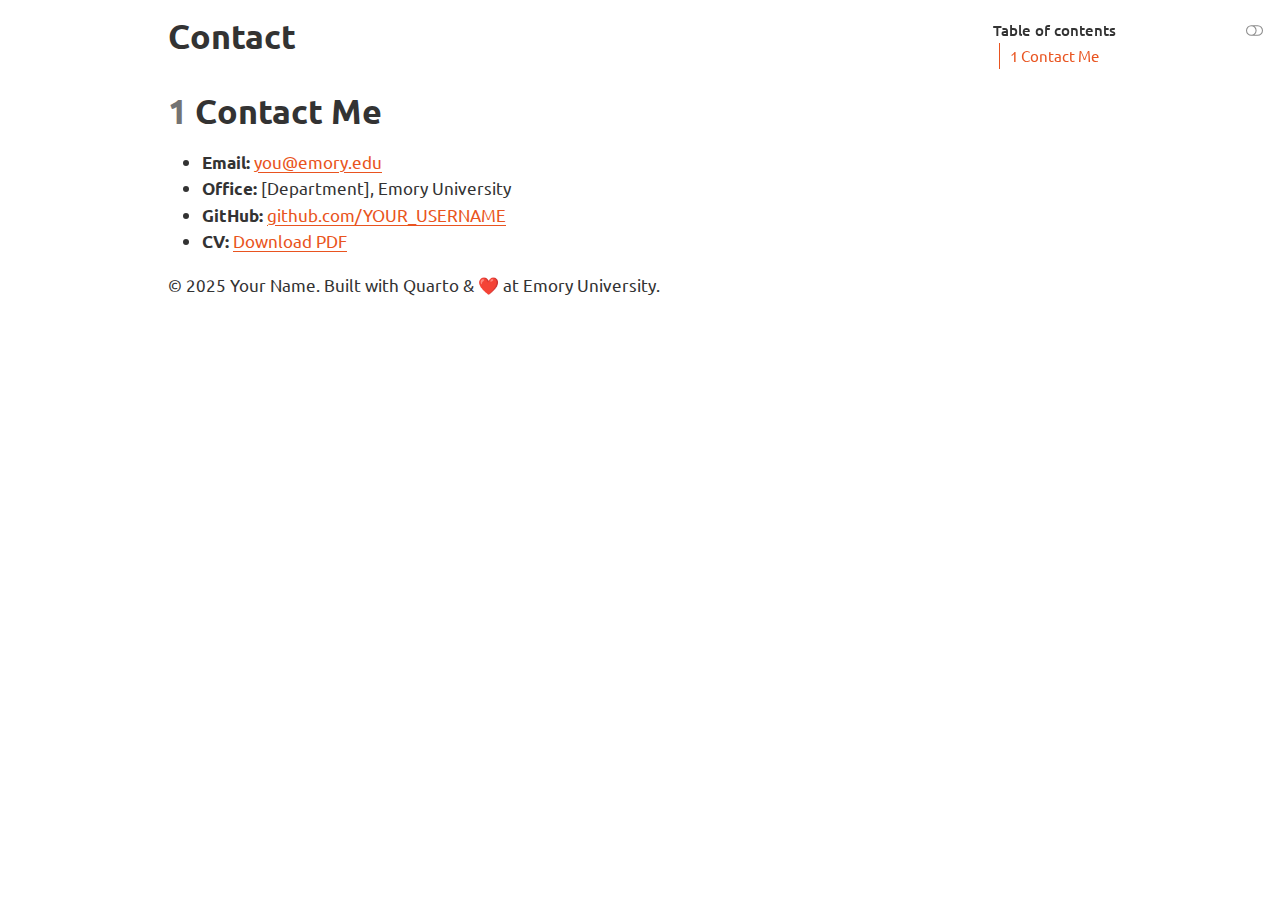
<file: contact.html>
<!DOCTYPE html>
<html xmlns="http://www.w3.org/1999/xhtml" lang="en" xml:lang="en"><head>

<meta charset="utf-8">
<meta name="generator" content="quarto-1.4.545">

<meta name="viewport" content="width=device-width, initial-scale=1.0, user-scalable=yes">


<title>Contact</title>
<style>
code{white-space: pre-wrap;}
span.smallcaps{font-variant: small-caps;}
div.columns{display: flex; gap: min(4vw, 1.5em);}
div.column{flex: auto; overflow-x: auto;}
div.hanging-indent{margin-left: 1.5em; text-indent: -1.5em;}
ul.task-list{list-style: none;}
ul.task-list li input[type="checkbox"] {
  width: 0.8em;
  margin: 0 0.8em 0.2em -1em; /* quarto-specific, see https://github.com/quarto-dev/quarto-cli/issues/4556 */ 
  vertical-align: middle;
}
</style>


<script src="contact_files/libs/clipboard/clipboard.min.js"></script>
<script src="contact_files/libs/quarto-html/quarto.js"></script>
<script src="contact_files/libs/quarto-html/popper.min.js"></script>
<script src="contact_files/libs/quarto-html/tippy.umd.min.js"></script>
<script src="contact_files/libs/quarto-html/anchor.min.js"></script>
<link href="contact_files/libs/quarto-html/tippy.css" rel="stylesheet">
<link href="contact_files/libs/quarto-html/quarto-syntax-highlighting.css" rel="stylesheet" class="quarto-color-scheme" id="quarto-text-highlighting-styles">
<link href="contact_files/libs/quarto-html/quarto-syntax-highlighting-dark.css" rel="prefetch" class="quarto-color-scheme quarto-color-alternate" id="quarto-text-highlighting-styles">
<script src="contact_files/libs/bootstrap/bootstrap.min.js"></script>
<link href="contact_files/libs/bootstrap/bootstrap-icons.css" rel="stylesheet">
<link href="contact_files/libs/bootstrap/bootstrap.min.css" rel="stylesheet" class="quarto-color-scheme" id="quarto-bootstrap" data-mode="light">
<link href="contact_files/libs/bootstrap/bootstrap-dark.min.css" rel="prefetch" class="quarto-color-scheme quarto-color-alternate" id="quarto-bootstrap" data-mode="dark">


<link rel="stylesheet" href="styles.scss">
</head>

<body>

<div id="quarto-content" class="page-columns page-rows-contents page-layout-article">
<div id="quarto-margin-sidebar" class="sidebar margin-sidebar">
  <nav id="TOC" role="doc-toc" class="toc-active">
    <h2 id="toc-title">Table of contents</h2>
   
  <ul class="collapse">
  <li><a href="#contact-me" id="toc-contact-me" class="nav-link active" data-scroll-target="#contact-me"><span class="header-section-number">1</span> Contact Me</a></li>
  </ul>
</nav>
</div>
<main class="content" id="quarto-document-content">

<header id="title-block-header" class="quarto-title-block default">
<div class="quarto-title">
<h1 class="title">Contact</h1>
</div>



<div class="quarto-title-meta">

    
  
    
  </div>
  


</header>


<section id="contact-me" class="level1" data-number="1">
<h1 data-number="1"><span class="header-section-number">1</span> Contact Me</h1>
<ul>
<li><strong>Email:</strong> <a href="mailto:you@emory.edu">you@emory.edu</a><br></li>
<li><strong>Office:</strong> [Department], Emory University<br></li>
<li><strong>GitHub:</strong> <a href="https://github.com/YOUR_USERNAME">github.com/YOUR_USERNAME</a><br></li>
<li><strong>CV:</strong> <a href=".\cv/YourName_CV.pdf">Download PDF</a></li>
</ul>
<footer>
<p>
© 2025 Your Name. Built with Quarto &amp; ❤️ at Emory University.
</p>
</footer>
</section>

</main>
<!-- /main column -->
<script id="quarto-html-after-body" type="application/javascript">
window.document.addEventListener("DOMContentLoaded", function (event) {
  const toggleBodyColorMode = (bsSheetEl) => {
    const mode = bsSheetEl.getAttribute("data-mode");
    const bodyEl = window.document.querySelector("body");
    if (mode === "dark") {
      bodyEl.classList.add("quarto-dark");
      bodyEl.classList.remove("quarto-light");
    } else {
      bodyEl.classList.add("quarto-light");
      bodyEl.classList.remove("quarto-dark");
    }
  }
  const toggleBodyColorPrimary = () => {
    const bsSheetEl = window.document.querySelector("link#quarto-bootstrap");
    if (bsSheetEl) {
      toggleBodyColorMode(bsSheetEl);
    }
  }
  toggleBodyColorPrimary();  
  const disableStylesheet = (stylesheets) => {
    for (let i=0; i < stylesheets.length; i++) {
      const stylesheet = stylesheets[i];
      stylesheet.rel = 'prefetch';
    }
  }
  const enableStylesheet = (stylesheets) => {
    for (let i=0; i < stylesheets.length; i++) {
      const stylesheet = stylesheets[i];
      stylesheet.rel = 'stylesheet';
    }
  }
  const manageTransitions = (selector, allowTransitions) => {
    const els = window.document.querySelectorAll(selector);
    for (let i=0; i < els.length; i++) {
      const el = els[i];
      if (allowTransitions) {
        el.classList.remove('notransition');
      } else {
        el.classList.add('notransition');
      }
    }
  }
  const toggleGiscusIfUsed = (isAlternate, darkModeDefault) => {
    const baseTheme = document.querySelector('#giscus-base-theme')?.value ?? 'light';
    const alternateTheme = document.querySelector('#giscus-alt-theme')?.value ?? 'dark';
    let newTheme = '';
    if(darkModeDefault) {
      newTheme = isAlternate ? baseTheme : alternateTheme;
    } else {
      newTheme = isAlternate ? alternateTheme : baseTheme;
    }
    const changeGiscusTheme = () => {
      // From: https://github.com/giscus/giscus/issues/336
      const sendMessage = (message) => {
        const iframe = document.querySelector('iframe.giscus-frame');
        if (!iframe) return;
        iframe.contentWindow.postMessage({ giscus: message }, 'https://giscus.app');
      }
      sendMessage({
        setConfig: {
          theme: newTheme
        }
      });
    }
    const isGiscussLoaded = window.document.querySelector('iframe.giscus-frame') !== null;
    if (isGiscussLoaded) {
      changeGiscusTheme();
    }
  }
  const toggleColorMode = (alternate) => {
    // Switch the stylesheets
    const alternateStylesheets = window.document.querySelectorAll('link.quarto-color-scheme.quarto-color-alternate');
    manageTransitions('#quarto-margin-sidebar .nav-link', false);
    if (alternate) {
      enableStylesheet(alternateStylesheets);
      for (const sheetNode of alternateStylesheets) {
        if (sheetNode.id === "quarto-bootstrap") {
          toggleBodyColorMode(sheetNode);
        }
      }
    } else {
      disableStylesheet(alternateStylesheets);
      toggleBodyColorPrimary();
    }
    manageTransitions('#quarto-margin-sidebar .nav-link', true);
    // Switch the toggles
    const toggles = window.document.querySelectorAll('.quarto-color-scheme-toggle');
    for (let i=0; i < toggles.length; i++) {
      const toggle = toggles[i];
      if (toggle) {
        if (alternate) {
          toggle.classList.add("alternate");     
        } else {
          toggle.classList.remove("alternate");
        }
      }
    }
    // Hack to workaround the fact that safari doesn't
    // properly recolor the scrollbar when toggling (#1455)
    if (navigator.userAgent.indexOf('Safari') > 0 && navigator.userAgent.indexOf('Chrome') == -1) {
      manageTransitions("body", false);
      window.scrollTo(0, 1);
      setTimeout(() => {
        window.scrollTo(0, 0);
        manageTransitions("body", true);
      }, 40);  
    }
  }
  const isFileUrl = () => { 
    return window.location.protocol === 'file:';
  }
  const hasAlternateSentinel = () => {  
    let styleSentinel = getColorSchemeSentinel();
    if (styleSentinel !== null) {
      return styleSentinel === "alternate";
    } else {
      return false;
    }
  }
  const setStyleSentinel = (alternate) => {
    const value = alternate ? "alternate" : "default";
    if (!isFileUrl()) {
      window.localStorage.setItem("quarto-color-scheme", value);
    } else {
      localAlternateSentinel = value;
    }
  }
  const getColorSchemeSentinel = () => {
    if (!isFileUrl()) {
      const storageValue = window.localStorage.getItem("quarto-color-scheme");
      return storageValue != null ? storageValue : localAlternateSentinel;
    } else {
      return localAlternateSentinel;
    }
  }
  const darkModeDefault = false;
  let localAlternateSentinel = darkModeDefault ? 'alternate' : 'default';
  // Dark / light mode switch
  window.quartoToggleColorScheme = () => {
    // Read the current dark / light value 
    let toAlternate = !hasAlternateSentinel();
    toggleColorMode(toAlternate);
    setStyleSentinel(toAlternate);
    toggleGiscusIfUsed(toAlternate, darkModeDefault);
  };
  // Ensure there is a toggle, if there isn't float one in the top right
  if (window.document.querySelector('.quarto-color-scheme-toggle') === null) {
    const a = window.document.createElement('a');
    a.classList.add('top-right');
    a.classList.add('quarto-color-scheme-toggle');
    a.href = "";
    a.onclick = function() { try { window.quartoToggleColorScheme(); } catch {} return false; };
    const i = window.document.createElement("i");
    i.classList.add('bi');
    a.appendChild(i);
    window.document.body.appendChild(a);
  }
  // Switch to dark mode if need be
  if (hasAlternateSentinel()) {
    toggleColorMode(true);
  } else {
    toggleColorMode(false);
  }
  const icon = "";
  const anchorJS = new window.AnchorJS();
  anchorJS.options = {
    placement: 'right',
    icon: icon
  };
  anchorJS.add('.anchored');
  const isCodeAnnotation = (el) => {
    for (const clz of el.classList) {
      if (clz.startsWith('code-annotation-')) {                     
        return true;
      }
    }
    return false;
  }
  const clipboard = new window.ClipboardJS('.code-copy-button', {
    text: function(trigger) {
      const codeEl = trigger.previousElementSibling.cloneNode(true);
      for (const childEl of codeEl.children) {
        if (isCodeAnnotation(childEl)) {
          childEl.remove();
        }
      }
      return codeEl.innerText;
    }
  });
  clipboard.on('success', function(e) {
    // button target
    const button = e.trigger;
    // don't keep focus
    button.blur();
    // flash "checked"
    button.classList.add('code-copy-button-checked');
    var currentTitle = button.getAttribute("title");
    button.setAttribute("title", "Copied!");
    let tooltip;
    if (window.bootstrap) {
      button.setAttribute("data-bs-toggle", "tooltip");
      button.setAttribute("data-bs-placement", "left");
      button.setAttribute("data-bs-title", "Copied!");
      tooltip = new bootstrap.Tooltip(button, 
        { trigger: "manual", 
          customClass: "code-copy-button-tooltip",
          offset: [0, -8]});
      tooltip.show();    
    }
    setTimeout(function() {
      if (tooltip) {
        tooltip.hide();
        button.removeAttribute("data-bs-title");
        button.removeAttribute("data-bs-toggle");
        button.removeAttribute("data-bs-placement");
      }
      button.setAttribute("title", currentTitle);
      button.classList.remove('code-copy-button-checked');
    }, 1000);
    // clear code selection
    e.clearSelection();
  });
  function tippyHover(el, contentFn, onTriggerFn, onUntriggerFn) {
    const config = {
      allowHTML: true,
      maxWidth: 500,
      delay: 100,
      arrow: false,
      appendTo: function(el) {
          return el.parentElement;
      },
      interactive: true,
      interactiveBorder: 10,
      theme: 'quarto',
      placement: 'bottom-start',
    };
    if (contentFn) {
      config.content = contentFn;
    }
    if (onTriggerFn) {
      config.onTrigger = onTriggerFn;
    }
    if (onUntriggerFn) {
      config.onUntrigger = onUntriggerFn;
    }
    window.tippy(el, config); 
  }
  const noterefs = window.document.querySelectorAll('a[role="doc-noteref"]');
  for (var i=0; i<noterefs.length; i++) {
    const ref = noterefs[i];
    tippyHover(ref, function() {
      // use id or data attribute instead here
      let href = ref.getAttribute('data-footnote-href') || ref.getAttribute('href');
      try { href = new URL(href).hash; } catch {}
      const id = href.replace(/^#\/?/, "");
      const note = window.document.getElementById(id);
      return note.innerHTML;
    });
  }
  const xrefs = window.document.querySelectorAll('a.quarto-xref');
  const processXRef = (id, note) => {
    // Strip column container classes
    const stripColumnClz = (el) => {
      el.classList.remove("page-full", "page-columns");
      if (el.children) {
        for (const child of el.children) {
          stripColumnClz(child);
        }
      }
    }
    stripColumnClz(note)
    if (id === null || id.startsWith('sec-')) {
      // Special case sections, only their first couple elements
      const container = document.createElement("div");
      if (note.children && note.children.length > 2) {
        container.appendChild(note.children[0].cloneNode(true));
        for (let i = 1; i < note.children.length; i++) {
          const child = note.children[i];
          if (child.tagName === "P" && child.innerText === "") {
            continue;
          } else {
            container.appendChild(child.cloneNode(true));
            break;
          }
        }
        if (window.Quarto?.typesetMath) {
          window.Quarto.typesetMath(container);
        }
        return container.innerHTML
      } else {
        if (window.Quarto?.typesetMath) {
          window.Quarto.typesetMath(note);
        }
        return note.innerHTML;
      }
    } else {
      // Remove any anchor links if they are present
      const anchorLink = note.querySelector('a.anchorjs-link');
      if (anchorLink) {
        anchorLink.remove();
      }
      if (window.Quarto?.typesetMath) {
        window.Quarto.typesetMath(note);
      }
      // TODO in 1.5, we should make sure this works without a callout special case
      if (note.classList.contains("callout")) {
        return note.outerHTML;
      } else {
        return note.innerHTML;
      }
    }
  }
  for (var i=0; i<xrefs.length; i++) {
    const xref = xrefs[i];
    tippyHover(xref, undefined, function(instance) {
      instance.disable();
      let url = xref.getAttribute('href');
      let hash = undefined; 
      if (url.startsWith('#')) {
        hash = url;
      } else {
        try { hash = new URL(url).hash; } catch {}
      }
      if (hash) {
        const id = hash.replace(/^#\/?/, "");
        const note = window.document.getElementById(id);
        if (note !== null) {
          try {
            const html = processXRef(id, note.cloneNode(true));
            instance.setContent(html);
          } finally {
            instance.enable();
            instance.show();
          }
        } else {
          // See if we can fetch this
          fetch(url.split('#')[0])
          .then(res => res.text())
          .then(html => {
            const parser = new DOMParser();
            const htmlDoc = parser.parseFromString(html, "text/html");
            const note = htmlDoc.getElementById(id);
            if (note !== null) {
              const html = processXRef(id, note);
              instance.setContent(html);
            } 
          }).finally(() => {
            instance.enable();
            instance.show();
          });
        }
      } else {
        // See if we can fetch a full url (with no hash to target)
        // This is a special case and we should probably do some content thinning / targeting
        fetch(url)
        .then(res => res.text())
        .then(html => {
          const parser = new DOMParser();
          const htmlDoc = parser.parseFromString(html, "text/html");
          const note = htmlDoc.querySelector('main.content');
          if (note !== null) {
            // This should only happen for chapter cross references
            // (since there is no id in the URL)
            // remove the first header
            if (note.children.length > 0 && note.children[0].tagName === "HEADER") {
              note.children[0].remove();
            }
            const html = processXRef(null, note);
            instance.setContent(html);
          } 
        }).finally(() => {
          instance.enable();
          instance.show();
        });
      }
    }, function(instance) {
    });
  }
      let selectedAnnoteEl;
      const selectorForAnnotation = ( cell, annotation) => {
        let cellAttr = 'data-code-cell="' + cell + '"';
        let lineAttr = 'data-code-annotation="' +  annotation + '"';
        const selector = 'span[' + cellAttr + '][' + lineAttr + ']';
        return selector;
      }
      const selectCodeLines = (annoteEl) => {
        const doc = window.document;
        const targetCell = annoteEl.getAttribute("data-target-cell");
        const targetAnnotation = annoteEl.getAttribute("data-target-annotation");
        const annoteSpan = window.document.querySelector(selectorForAnnotation(targetCell, targetAnnotation));
        const lines = annoteSpan.getAttribute("data-code-lines").split(",");
        const lineIds = lines.map((line) => {
          return targetCell + "-" + line;
        })
        let top = null;
        let height = null;
        let parent = null;
        if (lineIds.length > 0) {
            //compute the position of the single el (top and bottom and make a div)
            const el = window.document.getElementById(lineIds[0]);
            top = el.offsetTop;
            height = el.offsetHeight;
            parent = el.parentElement.parentElement;
          if (lineIds.length > 1) {
            const lastEl = window.document.getElementById(lineIds[lineIds.length - 1]);
            const bottom = lastEl.offsetTop + lastEl.offsetHeight;
            height = bottom - top;
          }
          if (top !== null && height !== null && parent !== null) {
            // cook up a div (if necessary) and position it 
            let div = window.document.getElementById("code-annotation-line-highlight");
            if (div === null) {
              div = window.document.createElement("div");
              div.setAttribute("id", "code-annotation-line-highlight");
              div.style.position = 'absolute';
              parent.appendChild(div);
            }
            div.style.top = top - 2 + "px";
            div.style.height = height + 4 + "px";
            div.style.left = 0;
            let gutterDiv = window.document.getElementById("code-annotation-line-highlight-gutter");
            if (gutterDiv === null) {
              gutterDiv = window.document.createElement("div");
              gutterDiv.setAttribute("id", "code-annotation-line-highlight-gutter");
              gutterDiv.style.position = 'absolute';
              const codeCell = window.document.getElementById(targetCell);
              const gutter = codeCell.querySelector('.code-annotation-gutter');
              gutter.appendChild(gutterDiv);
            }
            gutterDiv.style.top = top - 2 + "px";
            gutterDiv.style.height = height + 4 + "px";
          }
          selectedAnnoteEl = annoteEl;
        }
      };
      const unselectCodeLines = () => {
        const elementsIds = ["code-annotation-line-highlight", "code-annotation-line-highlight-gutter"];
        elementsIds.forEach((elId) => {
          const div = window.document.getElementById(elId);
          if (div) {
            div.remove();
          }
        });
        selectedAnnoteEl = undefined;
      };
        // Handle positioning of the toggle
    window.addEventListener(
      "resize",
      throttle(() => {
        elRect = undefined;
        if (selectedAnnoteEl) {
          selectCodeLines(selectedAnnoteEl);
        }
      }, 10)
    );
    function throttle(fn, ms) {
    let throttle = false;
    let timer;
      return (...args) => {
        if(!throttle) { // first call gets through
            fn.apply(this, args);
            throttle = true;
        } else { // all the others get throttled
            if(timer) clearTimeout(timer); // cancel #2
            timer = setTimeout(() => {
              fn.apply(this, args);
              timer = throttle = false;
            }, ms);
        }
      };
    }
      // Attach click handler to the DT
      const annoteDls = window.document.querySelectorAll('dt[data-target-cell]');
      for (const annoteDlNode of annoteDls) {
        annoteDlNode.addEventListener('click', (event) => {
          const clickedEl = event.target;
          if (clickedEl !== selectedAnnoteEl) {
            unselectCodeLines();
            const activeEl = window.document.querySelector('dt[data-target-cell].code-annotation-active');
            if (activeEl) {
              activeEl.classList.remove('code-annotation-active');
            }
            selectCodeLines(clickedEl);
            clickedEl.classList.add('code-annotation-active');
          } else {
            // Unselect the line
            unselectCodeLines();
            clickedEl.classList.remove('code-annotation-active');
          }
        });
      }
  const findCites = (el) => {
    const parentEl = el.parentElement;
    if (parentEl) {
      const cites = parentEl.dataset.cites;
      if (cites) {
        return {
          el,
          cites: cites.split(' ')
        };
      } else {
        return findCites(el.parentElement)
      }
    } else {
      return undefined;
    }
  };
  var bibliorefs = window.document.querySelectorAll('a[role="doc-biblioref"]');
  for (var i=0; i<bibliorefs.length; i++) {
    const ref = bibliorefs[i];
    const citeInfo = findCites(ref);
    if (citeInfo) {
      tippyHover(citeInfo.el, function() {
        var popup = window.document.createElement('div');
        citeInfo.cites.forEach(function(cite) {
          var citeDiv = window.document.createElement('div');
          citeDiv.classList.add('hanging-indent');
          citeDiv.classList.add('csl-entry');
          var biblioDiv = window.document.getElementById('ref-' + cite);
          if (biblioDiv) {
            citeDiv.innerHTML = biblioDiv.innerHTML;
          }
          popup.appendChild(citeDiv);
        });
        return popup.innerHTML;
      });
    }
  }
});
</script>
</div> <!-- /content -->




</body></html>
</file>
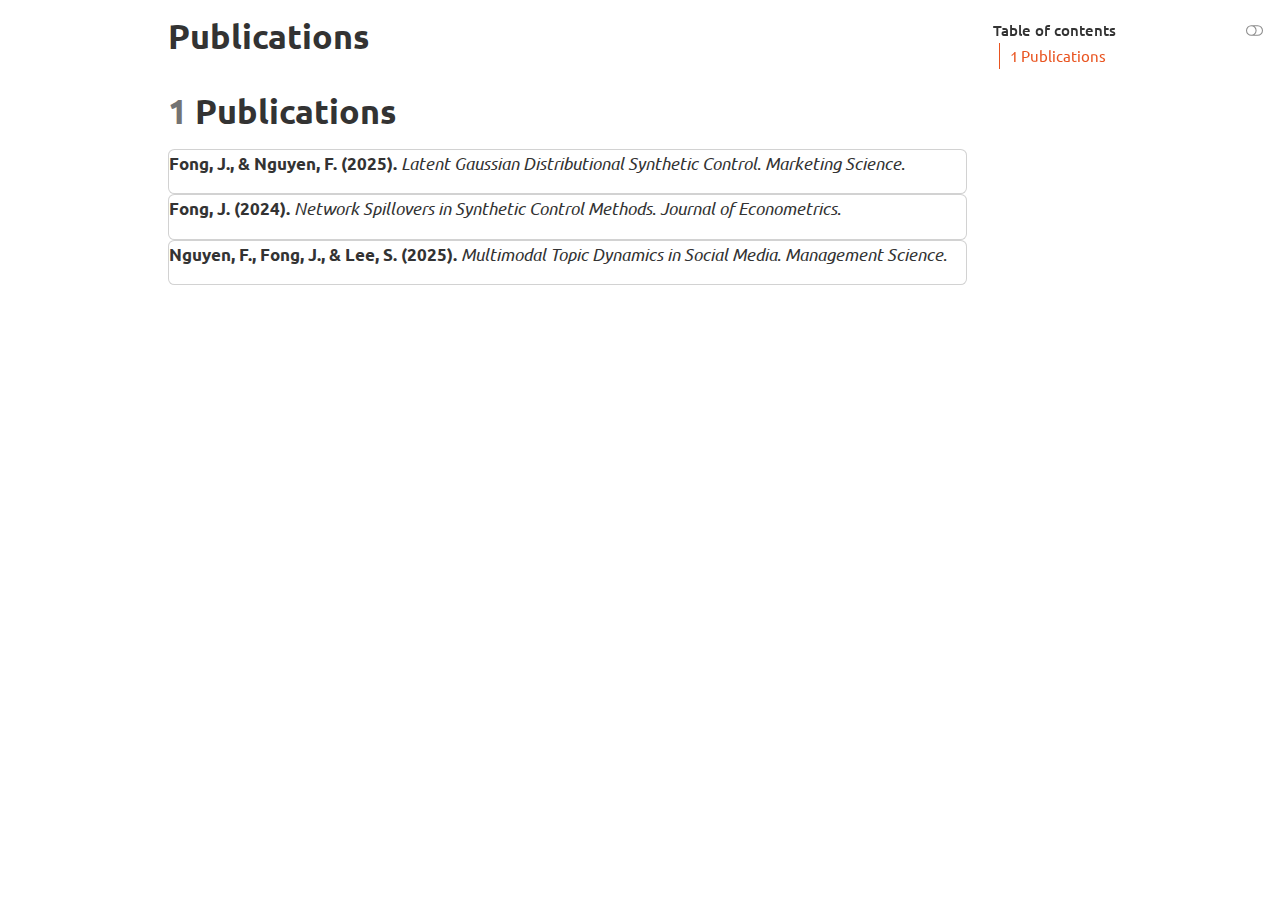
<file: publications.html>
<!DOCTYPE html>
<html xmlns="http://www.w3.org/1999/xhtml" lang="en" xml:lang="en"><head>

<meta charset="utf-8">
<meta name="generator" content="quarto-1.4.545">

<meta name="viewport" content="width=device-width, initial-scale=1.0, user-scalable=yes">


<title>Publications</title>
<style>
code{white-space: pre-wrap;}
span.smallcaps{font-variant: small-caps;}
div.columns{display: flex; gap: min(4vw, 1.5em);}
div.column{flex: auto; overflow-x: auto;}
div.hanging-indent{margin-left: 1.5em; text-indent: -1.5em;}
ul.task-list{list-style: none;}
ul.task-list li input[type="checkbox"] {
  width: 0.8em;
  margin: 0 0.8em 0.2em -1em; /* quarto-specific, see https://github.com/quarto-dev/quarto-cli/issues/4556 */ 
  vertical-align: middle;
}
</style>


<script src="publications_files/libs/clipboard/clipboard.min.js"></script>
<script src="publications_files/libs/quarto-html/quarto.js"></script>
<script src="publications_files/libs/quarto-html/popper.min.js"></script>
<script src="publications_files/libs/quarto-html/tippy.umd.min.js"></script>
<script src="publications_files/libs/quarto-html/anchor.min.js"></script>
<link href="publications_files/libs/quarto-html/tippy.css" rel="stylesheet">
<link href="publications_files/libs/quarto-html/quarto-syntax-highlighting.css" rel="stylesheet" class="quarto-color-scheme" id="quarto-text-highlighting-styles">
<link href="publications_files/libs/quarto-html/quarto-syntax-highlighting-dark.css" rel="prefetch" class="quarto-color-scheme quarto-color-alternate" id="quarto-text-highlighting-styles">
<script src="publications_files/libs/bootstrap/bootstrap.min.js"></script>
<link href="publications_files/libs/bootstrap/bootstrap-icons.css" rel="stylesheet">
<link href="publications_files/libs/bootstrap/bootstrap.min.css" rel="stylesheet" class="quarto-color-scheme" id="quarto-bootstrap" data-mode="light">
<link href="publications_files/libs/bootstrap/bootstrap-dark.min.css" rel="prefetch" class="quarto-color-scheme quarto-color-alternate" id="quarto-bootstrap" data-mode="dark">


<link rel="stylesheet" href="styles.scss">
</head>

<body>

<div id="quarto-content" class="page-columns page-rows-contents page-layout-article">
<div id="quarto-margin-sidebar" class="sidebar margin-sidebar">
  <nav id="TOC" role="doc-toc" class="toc-active">
    <h2 id="toc-title">Table of contents</h2>
   
  <ul class="collapse">
  <li><a href="#publications" id="toc-publications" class="nav-link active" data-scroll-target="#publications"><span class="header-section-number">1</span> Publications</a></li>
  </ul>
</nav>
</div>
<main class="content" id="quarto-document-content">

<header id="title-block-header" class="quarto-title-block default">
<div class="quarto-title">
<h1 class="title">Publications</h1>
</div>



<div class="quarto-title-meta">

    
  
    
  </div>
  


</header>


<section id="publications" class="level1" data-number="1">
<h1 data-number="1"><span class="header-section-number">1</span> Publications</h1>
<section class="row row-cols-1 row-cols-md-1 g-3">
<div class="card">
<p><strong>Fong, J., &amp; Nguyen, F. (2025).</strong> <em>Latent Gaussian Distributional Synthetic Control</em>. <em>Marketing Science</em>.</p>
</div>
<div class="card">
<p><strong>Fong, J. (2024).</strong> <em>Network Spillovers in Synthetic Control Methods</em>. <em>Journal of Econometrics</em>.</p>
</div>
<div class="card">
<p><strong>Nguyen, F., Fong, J., &amp; Lee, S. (2025).</strong> <em>Multimodal Topic Dynamics in Social Media</em>. <em>Management Science</em>.</p>
</div>
</section>
</section>

</main>
<!-- /main column -->
<script id="quarto-html-after-body" type="application/javascript">
window.document.addEventListener("DOMContentLoaded", function (event) {
  const toggleBodyColorMode = (bsSheetEl) => {
    const mode = bsSheetEl.getAttribute("data-mode");
    const bodyEl = window.document.querySelector("body");
    if (mode === "dark") {
      bodyEl.classList.add("quarto-dark");
      bodyEl.classList.remove("quarto-light");
    } else {
      bodyEl.classList.add("quarto-light");
      bodyEl.classList.remove("quarto-dark");
    }
  }
  const toggleBodyColorPrimary = () => {
    const bsSheetEl = window.document.querySelector("link#quarto-bootstrap");
    if (bsSheetEl) {
      toggleBodyColorMode(bsSheetEl);
    }
  }
  toggleBodyColorPrimary();  
  const disableStylesheet = (stylesheets) => {
    for (let i=0; i < stylesheets.length; i++) {
      const stylesheet = stylesheets[i];
      stylesheet.rel = 'prefetch';
    }
  }
  const enableStylesheet = (stylesheets) => {
    for (let i=0; i < stylesheets.length; i++) {
      const stylesheet = stylesheets[i];
      stylesheet.rel = 'stylesheet';
    }
  }
  const manageTransitions = (selector, allowTransitions) => {
    const els = window.document.querySelectorAll(selector);
    for (let i=0; i < els.length; i++) {
      const el = els[i];
      if (allowTransitions) {
        el.classList.remove('notransition');
      } else {
        el.classList.add('notransition');
      }
    }
  }
  const toggleGiscusIfUsed = (isAlternate, darkModeDefault) => {
    const baseTheme = document.querySelector('#giscus-base-theme')?.value ?? 'light';
    const alternateTheme = document.querySelector('#giscus-alt-theme')?.value ?? 'dark';
    let newTheme = '';
    if(darkModeDefault) {
      newTheme = isAlternate ? baseTheme : alternateTheme;
    } else {
      newTheme = isAlternate ? alternateTheme : baseTheme;
    }
    const changeGiscusTheme = () => {
      // From: https://github.com/giscus/giscus/issues/336
      const sendMessage = (message) => {
        const iframe = document.querySelector('iframe.giscus-frame');
        if (!iframe) return;
        iframe.contentWindow.postMessage({ giscus: message }, 'https://giscus.app');
      }
      sendMessage({
        setConfig: {
          theme: newTheme
        }
      });
    }
    const isGiscussLoaded = window.document.querySelector('iframe.giscus-frame') !== null;
    if (isGiscussLoaded) {
      changeGiscusTheme();
    }
  }
  const toggleColorMode = (alternate) => {
    // Switch the stylesheets
    const alternateStylesheets = window.document.querySelectorAll('link.quarto-color-scheme.quarto-color-alternate');
    manageTransitions('#quarto-margin-sidebar .nav-link', false);
    if (alternate) {
      enableStylesheet(alternateStylesheets);
      for (const sheetNode of alternateStylesheets) {
        if (sheetNode.id === "quarto-bootstrap") {
          toggleBodyColorMode(sheetNode);
        }
      }
    } else {
      disableStylesheet(alternateStylesheets);
      toggleBodyColorPrimary();
    }
    manageTransitions('#quarto-margin-sidebar .nav-link', true);
    // Switch the toggles
    const toggles = window.document.querySelectorAll('.quarto-color-scheme-toggle');
    for (let i=0; i < toggles.length; i++) {
      const toggle = toggles[i];
      if (toggle) {
        if (alternate) {
          toggle.classList.add("alternate");     
        } else {
          toggle.classList.remove("alternate");
        }
      }
    }
    // Hack to workaround the fact that safari doesn't
    // properly recolor the scrollbar when toggling (#1455)
    if (navigator.userAgent.indexOf('Safari') > 0 && navigator.userAgent.indexOf('Chrome') == -1) {
      manageTransitions("body", false);
      window.scrollTo(0, 1);
      setTimeout(() => {
        window.scrollTo(0, 0);
        manageTransitions("body", true);
      }, 40);  
    }
  }
  const isFileUrl = () => { 
    return window.location.protocol === 'file:';
  }
  const hasAlternateSentinel = () => {  
    let styleSentinel = getColorSchemeSentinel();
    if (styleSentinel !== null) {
      return styleSentinel === "alternate";
    } else {
      return false;
    }
  }
  const setStyleSentinel = (alternate) => {
    const value = alternate ? "alternate" : "default";
    if (!isFileUrl()) {
      window.localStorage.setItem("quarto-color-scheme", value);
    } else {
      localAlternateSentinel = value;
    }
  }
  const getColorSchemeSentinel = () => {
    if (!isFileUrl()) {
      const storageValue = window.localStorage.getItem("quarto-color-scheme");
      return storageValue != null ? storageValue : localAlternateSentinel;
    } else {
      return localAlternateSentinel;
    }
  }
  const darkModeDefault = false;
  let localAlternateSentinel = darkModeDefault ? 'alternate' : 'default';
  // Dark / light mode switch
  window.quartoToggleColorScheme = () => {
    // Read the current dark / light value 
    let toAlternate = !hasAlternateSentinel();
    toggleColorMode(toAlternate);
    setStyleSentinel(toAlternate);
    toggleGiscusIfUsed(toAlternate, darkModeDefault);
  };
  // Ensure there is a toggle, if there isn't float one in the top right
  if (window.document.querySelector('.quarto-color-scheme-toggle') === null) {
    const a = window.document.createElement('a');
    a.classList.add('top-right');
    a.classList.add('quarto-color-scheme-toggle');
    a.href = "";
    a.onclick = function() { try { window.quartoToggleColorScheme(); } catch {} return false; };
    const i = window.document.createElement("i");
    i.classList.add('bi');
    a.appendChild(i);
    window.document.body.appendChild(a);
  }
  // Switch to dark mode if need be
  if (hasAlternateSentinel()) {
    toggleColorMode(true);
  } else {
    toggleColorMode(false);
  }
  const icon = "";
  const anchorJS = new window.AnchorJS();
  anchorJS.options = {
    placement: 'right',
    icon: icon
  };
  anchorJS.add('.anchored');
  const isCodeAnnotation = (el) => {
    for (const clz of el.classList) {
      if (clz.startsWith('code-annotation-')) {                     
        return true;
      }
    }
    return false;
  }
  const clipboard = new window.ClipboardJS('.code-copy-button', {
    text: function(trigger) {
      const codeEl = trigger.previousElementSibling.cloneNode(true);
      for (const childEl of codeEl.children) {
        if (isCodeAnnotation(childEl)) {
          childEl.remove();
        }
      }
      return codeEl.innerText;
    }
  });
  clipboard.on('success', function(e) {
    // button target
    const button = e.trigger;
    // don't keep focus
    button.blur();
    // flash "checked"
    button.classList.add('code-copy-button-checked');
    var currentTitle = button.getAttribute("title");
    button.setAttribute("title", "Copied!");
    let tooltip;
    if (window.bootstrap) {
      button.setAttribute("data-bs-toggle", "tooltip");
      button.setAttribute("data-bs-placement", "left");
      button.setAttribute("data-bs-title", "Copied!");
      tooltip = new bootstrap.Tooltip(button, 
        { trigger: "manual", 
          customClass: "code-copy-button-tooltip",
          offset: [0, -8]});
      tooltip.show();    
    }
    setTimeout(function() {
      if (tooltip) {
        tooltip.hide();
        button.removeAttribute("data-bs-title");
        button.removeAttribute("data-bs-toggle");
        button.removeAttribute("data-bs-placement");
      }
      button.setAttribute("title", currentTitle);
      button.classList.remove('code-copy-button-checked');
    }, 1000);
    // clear code selection
    e.clearSelection();
  });
  function tippyHover(el, contentFn, onTriggerFn, onUntriggerFn) {
    const config = {
      allowHTML: true,
      maxWidth: 500,
      delay: 100,
      arrow: false,
      appendTo: function(el) {
          return el.parentElement;
      },
      interactive: true,
      interactiveBorder: 10,
      theme: 'quarto',
      placement: 'bottom-start',
    };
    if (contentFn) {
      config.content = contentFn;
    }
    if (onTriggerFn) {
      config.onTrigger = onTriggerFn;
    }
    if (onUntriggerFn) {
      config.onUntrigger = onUntriggerFn;
    }
    window.tippy(el, config); 
  }
  const noterefs = window.document.querySelectorAll('a[role="doc-noteref"]');
  for (var i=0; i<noterefs.length; i++) {
    const ref = noterefs[i];
    tippyHover(ref, function() {
      // use id or data attribute instead here
      let href = ref.getAttribute('data-footnote-href') || ref.getAttribute('href');
      try { href = new URL(href).hash; } catch {}
      const id = href.replace(/^#\/?/, "");
      const note = window.document.getElementById(id);
      return note.innerHTML;
    });
  }
  const xrefs = window.document.querySelectorAll('a.quarto-xref');
  const processXRef = (id, note) => {
    // Strip column container classes
    const stripColumnClz = (el) => {
      el.classList.remove("page-full", "page-columns");
      if (el.children) {
        for (const child of el.children) {
          stripColumnClz(child);
        }
      }
    }
    stripColumnClz(note)
    if (id === null || id.startsWith('sec-')) {
      // Special case sections, only their first couple elements
      const container = document.createElement("div");
      if (note.children && note.children.length > 2) {
        container.appendChild(note.children[0].cloneNode(true));
        for (let i = 1; i < note.children.length; i++) {
          const child = note.children[i];
          if (child.tagName === "P" && child.innerText === "") {
            continue;
          } else {
            container.appendChild(child.cloneNode(true));
            break;
          }
        }
        if (window.Quarto?.typesetMath) {
          window.Quarto.typesetMath(container);
        }
        return container.innerHTML
      } else {
        if (window.Quarto?.typesetMath) {
          window.Quarto.typesetMath(note);
        }
        return note.innerHTML;
      }
    } else {
      // Remove any anchor links if they are present
      const anchorLink = note.querySelector('a.anchorjs-link');
      if (anchorLink) {
        anchorLink.remove();
      }
      if (window.Quarto?.typesetMath) {
        window.Quarto.typesetMath(note);
      }
      // TODO in 1.5, we should make sure this works without a callout special case
      if (note.classList.contains("callout")) {
        return note.outerHTML;
      } else {
        return note.innerHTML;
      }
    }
  }
  for (var i=0; i<xrefs.length; i++) {
    const xref = xrefs[i];
    tippyHover(xref, undefined, function(instance) {
      instance.disable();
      let url = xref.getAttribute('href');
      let hash = undefined; 
      if (url.startsWith('#')) {
        hash = url;
      } else {
        try { hash = new URL(url).hash; } catch {}
      }
      if (hash) {
        const id = hash.replace(/^#\/?/, "");
        const note = window.document.getElementById(id);
        if (note !== null) {
          try {
            const html = processXRef(id, note.cloneNode(true));
            instance.setContent(html);
          } finally {
            instance.enable();
            instance.show();
          }
        } else {
          // See if we can fetch this
          fetch(url.split('#')[0])
          .then(res => res.text())
          .then(html => {
            const parser = new DOMParser();
            const htmlDoc = parser.parseFromString(html, "text/html");
            const note = htmlDoc.getElementById(id);
            if (note !== null) {
              const html = processXRef(id, note);
              instance.setContent(html);
            } 
          }).finally(() => {
            instance.enable();
            instance.show();
          });
        }
      } else {
        // See if we can fetch a full url (with no hash to target)
        // This is a special case and we should probably do some content thinning / targeting
        fetch(url)
        .then(res => res.text())
        .then(html => {
          const parser = new DOMParser();
          const htmlDoc = parser.parseFromString(html, "text/html");
          const note = htmlDoc.querySelector('main.content');
          if (note !== null) {
            // This should only happen for chapter cross references
            // (since there is no id in the URL)
            // remove the first header
            if (note.children.length > 0 && note.children[0].tagName === "HEADER") {
              note.children[0].remove();
            }
            const html = processXRef(null, note);
            instance.setContent(html);
          } 
        }).finally(() => {
          instance.enable();
          instance.show();
        });
      }
    }, function(instance) {
    });
  }
      let selectedAnnoteEl;
      const selectorForAnnotation = ( cell, annotation) => {
        let cellAttr = 'data-code-cell="' + cell + '"';
        let lineAttr = 'data-code-annotation="' +  annotation + '"';
        const selector = 'span[' + cellAttr + '][' + lineAttr + ']';
        return selector;
      }
      const selectCodeLines = (annoteEl) => {
        const doc = window.document;
        const targetCell = annoteEl.getAttribute("data-target-cell");
        const targetAnnotation = annoteEl.getAttribute("data-target-annotation");
        const annoteSpan = window.document.querySelector(selectorForAnnotation(targetCell, targetAnnotation));
        const lines = annoteSpan.getAttribute("data-code-lines").split(",");
        const lineIds = lines.map((line) => {
          return targetCell + "-" + line;
        })
        let top = null;
        let height = null;
        let parent = null;
        if (lineIds.length > 0) {
            //compute the position of the single el (top and bottom and make a div)
            const el = window.document.getElementById(lineIds[0]);
            top = el.offsetTop;
            height = el.offsetHeight;
            parent = el.parentElement.parentElement;
          if (lineIds.length > 1) {
            const lastEl = window.document.getElementById(lineIds[lineIds.length - 1]);
            const bottom = lastEl.offsetTop + lastEl.offsetHeight;
            height = bottom - top;
          }
          if (top !== null && height !== null && parent !== null) {
            // cook up a div (if necessary) and position it 
            let div = window.document.getElementById("code-annotation-line-highlight");
            if (div === null) {
              div = window.document.createElement("div");
              div.setAttribute("id", "code-annotation-line-highlight");
              div.style.position = 'absolute';
              parent.appendChild(div);
            }
            div.style.top = top - 2 + "px";
            div.style.height = height + 4 + "px";
            div.style.left = 0;
            let gutterDiv = window.document.getElementById("code-annotation-line-highlight-gutter");
            if (gutterDiv === null) {
              gutterDiv = window.document.createElement("div");
              gutterDiv.setAttribute("id", "code-annotation-line-highlight-gutter");
              gutterDiv.style.position = 'absolute';
              const codeCell = window.document.getElementById(targetCell);
              const gutter = codeCell.querySelector('.code-annotation-gutter');
              gutter.appendChild(gutterDiv);
            }
            gutterDiv.style.top = top - 2 + "px";
            gutterDiv.style.height = height + 4 + "px";
          }
          selectedAnnoteEl = annoteEl;
        }
      };
      const unselectCodeLines = () => {
        const elementsIds = ["code-annotation-line-highlight", "code-annotation-line-highlight-gutter"];
        elementsIds.forEach((elId) => {
          const div = window.document.getElementById(elId);
          if (div) {
            div.remove();
          }
        });
        selectedAnnoteEl = undefined;
      };
        // Handle positioning of the toggle
    window.addEventListener(
      "resize",
      throttle(() => {
        elRect = undefined;
        if (selectedAnnoteEl) {
          selectCodeLines(selectedAnnoteEl);
        }
      }, 10)
    );
    function throttle(fn, ms) {
    let throttle = false;
    let timer;
      return (...args) => {
        if(!throttle) { // first call gets through
            fn.apply(this, args);
            throttle = true;
        } else { // all the others get throttled
            if(timer) clearTimeout(timer); // cancel #2
            timer = setTimeout(() => {
              fn.apply(this, args);
              timer = throttle = false;
            }, ms);
        }
      };
    }
      // Attach click handler to the DT
      const annoteDls = window.document.querySelectorAll('dt[data-target-cell]');
      for (const annoteDlNode of annoteDls) {
        annoteDlNode.addEventListener('click', (event) => {
          const clickedEl = event.target;
          if (clickedEl !== selectedAnnoteEl) {
            unselectCodeLines();
            const activeEl = window.document.querySelector('dt[data-target-cell].code-annotation-active');
            if (activeEl) {
              activeEl.classList.remove('code-annotation-active');
            }
            selectCodeLines(clickedEl);
            clickedEl.classList.add('code-annotation-active');
          } else {
            // Unselect the line
            unselectCodeLines();
            clickedEl.classList.remove('code-annotation-active');
          }
        });
      }
  const findCites = (el) => {
    const parentEl = el.parentElement;
    if (parentEl) {
      const cites = parentEl.dataset.cites;
      if (cites) {
        return {
          el,
          cites: cites.split(' ')
        };
      } else {
        return findCites(el.parentElement)
      }
    } else {
      return undefined;
    }
  };
  var bibliorefs = window.document.querySelectorAll('a[role="doc-biblioref"]');
  for (var i=0; i<bibliorefs.length; i++) {
    const ref = bibliorefs[i];
    const citeInfo = findCites(ref);
    if (citeInfo) {
      tippyHover(citeInfo.el, function() {
        var popup = window.document.createElement('div');
        citeInfo.cites.forEach(function(cite) {
          var citeDiv = window.document.createElement('div');
          citeDiv.classList.add('hanging-indent');
          citeDiv.classList.add('csl-entry');
          var biblioDiv = window.document.getElementById('ref-' + cite);
          if (biblioDiv) {
            citeDiv.innerHTML = biblioDiv.innerHTML;
          }
          popup.appendChild(citeDiv);
        });
        return popup.innerHTML;
      });
    }
  }
});
</script>
</div> <!-- /content -->




</body></html>
</file>
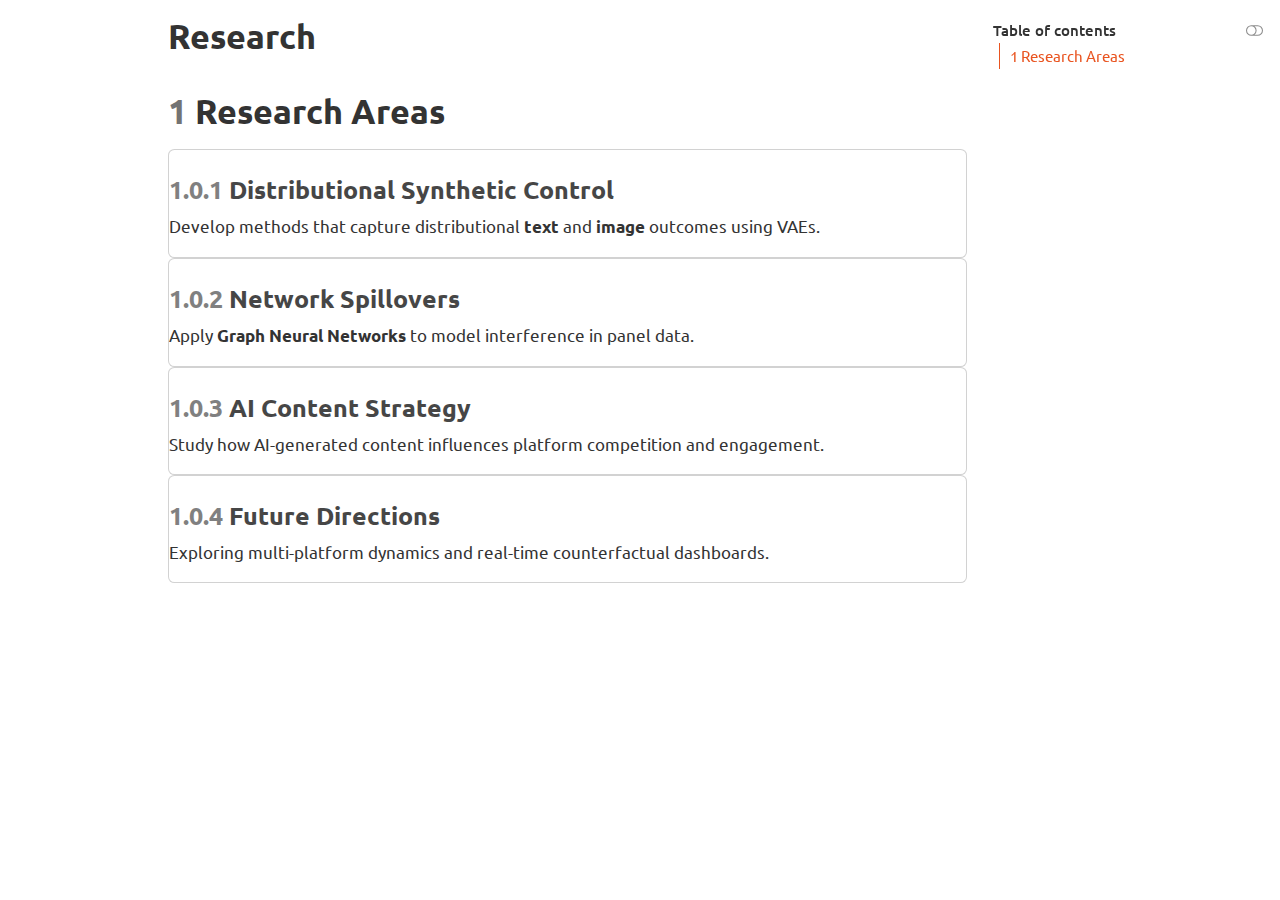
<file: research.html>
<!DOCTYPE html>
<html xmlns="http://www.w3.org/1999/xhtml" lang="en" xml:lang="en"><head>

<meta charset="utf-8">
<meta name="generator" content="quarto-1.4.545">

<meta name="viewport" content="width=device-width, initial-scale=1.0, user-scalable=yes">


<title>Research</title>
<style>
code{white-space: pre-wrap;}
span.smallcaps{font-variant: small-caps;}
div.columns{display: flex; gap: min(4vw, 1.5em);}
div.column{flex: auto; overflow-x: auto;}
div.hanging-indent{margin-left: 1.5em; text-indent: -1.5em;}
ul.task-list{list-style: none;}
ul.task-list li input[type="checkbox"] {
  width: 0.8em;
  margin: 0 0.8em 0.2em -1em; /* quarto-specific, see https://github.com/quarto-dev/quarto-cli/issues/4556 */ 
  vertical-align: middle;
}
</style>


<script src="research_files/libs/clipboard/clipboard.min.js"></script>
<script src="research_files/libs/quarto-html/quarto.js"></script>
<script src="research_files/libs/quarto-html/popper.min.js"></script>
<script src="research_files/libs/quarto-html/tippy.umd.min.js"></script>
<script src="research_files/libs/quarto-html/anchor.min.js"></script>
<link href="research_files/libs/quarto-html/tippy.css" rel="stylesheet">
<link href="research_files/libs/quarto-html/quarto-syntax-highlighting.css" rel="stylesheet" class="quarto-color-scheme" id="quarto-text-highlighting-styles">
<link href="research_files/libs/quarto-html/quarto-syntax-highlighting-dark.css" rel="prefetch" class="quarto-color-scheme quarto-color-alternate" id="quarto-text-highlighting-styles">
<script src="research_files/libs/bootstrap/bootstrap.min.js"></script>
<link href="research_files/libs/bootstrap/bootstrap-icons.css" rel="stylesheet">
<link href="research_files/libs/bootstrap/bootstrap.min.css" rel="stylesheet" class="quarto-color-scheme" id="quarto-bootstrap" data-mode="light">
<link href="research_files/libs/bootstrap/bootstrap-dark.min.css" rel="prefetch" class="quarto-color-scheme quarto-color-alternate" id="quarto-bootstrap" data-mode="dark">


<link rel="stylesheet" href="styles.scss">
</head>

<body>

<div id="quarto-content" class="page-columns page-rows-contents page-layout-article">
<div id="quarto-margin-sidebar" class="sidebar margin-sidebar">
  <nav id="TOC" role="doc-toc" class="toc-active">
    <h2 id="toc-title">Table of contents</h2>
   
  <ul class="collapse">
  <li><a href="#research-areas" id="toc-research-areas" class="nav-link active" data-scroll-target="#research-areas"><span class="header-section-number">1</span> Research Areas</a></li>
  </ul>
</nav>
</div>
<main class="content" id="quarto-document-content">

<header id="title-block-header" class="quarto-title-block default">
<div class="quarto-title">
<h1 class="title">Research</h1>
</div>



<div class="quarto-title-meta">

    
  
    
  </div>
  


</header>


<section id="research-areas" class="level1" data-number="1">
<h1 data-number="1"><span class="header-section-number">1</span> Research Areas</h1>
<div class="row row-cols-1 row-cols-md-2 g-4">
<section id="distributional-synthetic-control" class="level3 card" data-number="1.0.1">
<h3 data-number="1.0.1" class="anchored" data-anchor-id="distributional-synthetic-control"><span class="header-section-number">1.0.1</span> Distributional Synthetic Control</h3>
<p>Develop methods that capture distributional <strong>text</strong> and <strong>image</strong> outcomes using VAEs.</p>
</section>
<section id="network-spillovers" class="level3 card" data-number="1.0.2">
<h3 data-number="1.0.2" class="anchored" data-anchor-id="network-spillovers"><span class="header-section-number">1.0.2</span> Network Spillovers</h3>
<p>Apply <strong>Graph Neural Networks</strong> to model interference in panel data.</p>
</section>
<section id="ai-content-strategy" class="level3 card" data-number="1.0.3">
<h3 data-number="1.0.3" class="anchored" data-anchor-id="ai-content-strategy"><span class="header-section-number">1.0.3</span> AI Content Strategy</h3>
<p>Study how AI-generated content influences platform competition and engagement.</p>
</section>
<section id="future-directions" class="level3 card" data-number="1.0.4">
<h3 data-number="1.0.4" class="anchored" data-anchor-id="future-directions"><span class="header-section-number">1.0.4</span> Future Directions</h3>
<p>Exploring multi-platform dynamics and real-time counterfactual dashboards.</p>
</section>
</div>
</section>

</main>
<!-- /main column -->
<script id="quarto-html-after-body" type="application/javascript">
window.document.addEventListener("DOMContentLoaded", function (event) {
  const toggleBodyColorMode = (bsSheetEl) => {
    const mode = bsSheetEl.getAttribute("data-mode");
    const bodyEl = window.document.querySelector("body");
    if (mode === "dark") {
      bodyEl.classList.add("quarto-dark");
      bodyEl.classList.remove("quarto-light");
    } else {
      bodyEl.classList.add("quarto-light");
      bodyEl.classList.remove("quarto-dark");
    }
  }
  const toggleBodyColorPrimary = () => {
    const bsSheetEl = window.document.querySelector("link#quarto-bootstrap");
    if (bsSheetEl) {
      toggleBodyColorMode(bsSheetEl);
    }
  }
  toggleBodyColorPrimary();  
  const disableStylesheet = (stylesheets) => {
    for (let i=0; i < stylesheets.length; i++) {
      const stylesheet = stylesheets[i];
      stylesheet.rel = 'prefetch';
    }
  }
  const enableStylesheet = (stylesheets) => {
    for (let i=0; i < stylesheets.length; i++) {
      const stylesheet = stylesheets[i];
      stylesheet.rel = 'stylesheet';
    }
  }
  const manageTransitions = (selector, allowTransitions) => {
    const els = window.document.querySelectorAll(selector);
    for (let i=0; i < els.length; i++) {
      const el = els[i];
      if (allowTransitions) {
        el.classList.remove('notransition');
      } else {
        el.classList.add('notransition');
      }
    }
  }
  const toggleGiscusIfUsed = (isAlternate, darkModeDefault) => {
    const baseTheme = document.querySelector('#giscus-base-theme')?.value ?? 'light';
    const alternateTheme = document.querySelector('#giscus-alt-theme')?.value ?? 'dark';
    let newTheme = '';
    if(darkModeDefault) {
      newTheme = isAlternate ? baseTheme : alternateTheme;
    } else {
      newTheme = isAlternate ? alternateTheme : baseTheme;
    }
    const changeGiscusTheme = () => {
      // From: https://github.com/giscus/giscus/issues/336
      const sendMessage = (message) => {
        const iframe = document.querySelector('iframe.giscus-frame');
        if (!iframe) return;
        iframe.contentWindow.postMessage({ giscus: message }, 'https://giscus.app');
      }
      sendMessage({
        setConfig: {
          theme: newTheme
        }
      });
    }
    const isGiscussLoaded = window.document.querySelector('iframe.giscus-frame') !== null;
    if (isGiscussLoaded) {
      changeGiscusTheme();
    }
  }
  const toggleColorMode = (alternate) => {
    // Switch the stylesheets
    const alternateStylesheets = window.document.querySelectorAll('link.quarto-color-scheme.quarto-color-alternate');
    manageTransitions('#quarto-margin-sidebar .nav-link', false);
    if (alternate) {
      enableStylesheet(alternateStylesheets);
      for (const sheetNode of alternateStylesheets) {
        if (sheetNode.id === "quarto-bootstrap") {
          toggleBodyColorMode(sheetNode);
        }
      }
    } else {
      disableStylesheet(alternateStylesheets);
      toggleBodyColorPrimary();
    }
    manageTransitions('#quarto-margin-sidebar .nav-link', true);
    // Switch the toggles
    const toggles = window.document.querySelectorAll('.quarto-color-scheme-toggle');
    for (let i=0; i < toggles.length; i++) {
      const toggle = toggles[i];
      if (toggle) {
        if (alternate) {
          toggle.classList.add("alternate");     
        } else {
          toggle.classList.remove("alternate");
        }
      }
    }
    // Hack to workaround the fact that safari doesn't
    // properly recolor the scrollbar when toggling (#1455)
    if (navigator.userAgent.indexOf('Safari') > 0 && navigator.userAgent.indexOf('Chrome') == -1) {
      manageTransitions("body", false);
      window.scrollTo(0, 1);
      setTimeout(() => {
        window.scrollTo(0, 0);
        manageTransitions("body", true);
      }, 40);  
    }
  }
  const isFileUrl = () => { 
    return window.location.protocol === 'file:';
  }
  const hasAlternateSentinel = () => {  
    let styleSentinel = getColorSchemeSentinel();
    if (styleSentinel !== null) {
      return styleSentinel === "alternate";
    } else {
      return false;
    }
  }
  const setStyleSentinel = (alternate) => {
    const value = alternate ? "alternate" : "default";
    if (!isFileUrl()) {
      window.localStorage.setItem("quarto-color-scheme", value);
    } else {
      localAlternateSentinel = value;
    }
  }
  const getColorSchemeSentinel = () => {
    if (!isFileUrl()) {
      const storageValue = window.localStorage.getItem("quarto-color-scheme");
      return storageValue != null ? storageValue : localAlternateSentinel;
    } else {
      return localAlternateSentinel;
    }
  }
  const darkModeDefault = false;
  let localAlternateSentinel = darkModeDefault ? 'alternate' : 'default';
  // Dark / light mode switch
  window.quartoToggleColorScheme = () => {
    // Read the current dark / light value 
    let toAlternate = !hasAlternateSentinel();
    toggleColorMode(toAlternate);
    setStyleSentinel(toAlternate);
    toggleGiscusIfUsed(toAlternate, darkModeDefault);
  };
  // Ensure there is a toggle, if there isn't float one in the top right
  if (window.document.querySelector('.quarto-color-scheme-toggle') === null) {
    const a = window.document.createElement('a');
    a.classList.add('top-right');
    a.classList.add('quarto-color-scheme-toggle');
    a.href = "";
    a.onclick = function() { try { window.quartoToggleColorScheme(); } catch {} return false; };
    const i = window.document.createElement("i");
    i.classList.add('bi');
    a.appendChild(i);
    window.document.body.appendChild(a);
  }
  // Switch to dark mode if need be
  if (hasAlternateSentinel()) {
    toggleColorMode(true);
  } else {
    toggleColorMode(false);
  }
  const icon = "";
  const anchorJS = new window.AnchorJS();
  anchorJS.options = {
    placement: 'right',
    icon: icon
  };
  anchorJS.add('.anchored');
  const isCodeAnnotation = (el) => {
    for (const clz of el.classList) {
      if (clz.startsWith('code-annotation-')) {                     
        return true;
      }
    }
    return false;
  }
  const clipboard = new window.ClipboardJS('.code-copy-button', {
    text: function(trigger) {
      const codeEl = trigger.previousElementSibling.cloneNode(true);
      for (const childEl of codeEl.children) {
        if (isCodeAnnotation(childEl)) {
          childEl.remove();
        }
      }
      return codeEl.innerText;
    }
  });
  clipboard.on('success', function(e) {
    // button target
    const button = e.trigger;
    // don't keep focus
    button.blur();
    // flash "checked"
    button.classList.add('code-copy-button-checked');
    var currentTitle = button.getAttribute("title");
    button.setAttribute("title", "Copied!");
    let tooltip;
    if (window.bootstrap) {
      button.setAttribute("data-bs-toggle", "tooltip");
      button.setAttribute("data-bs-placement", "left");
      button.setAttribute("data-bs-title", "Copied!");
      tooltip = new bootstrap.Tooltip(button, 
        { trigger: "manual", 
          customClass: "code-copy-button-tooltip",
          offset: [0, -8]});
      tooltip.show();    
    }
    setTimeout(function() {
      if (tooltip) {
        tooltip.hide();
        button.removeAttribute("data-bs-title");
        button.removeAttribute("data-bs-toggle");
        button.removeAttribute("data-bs-placement");
      }
      button.setAttribute("title", currentTitle);
      button.classList.remove('code-copy-button-checked');
    }, 1000);
    // clear code selection
    e.clearSelection();
  });
  function tippyHover(el, contentFn, onTriggerFn, onUntriggerFn) {
    const config = {
      allowHTML: true,
      maxWidth: 500,
      delay: 100,
      arrow: false,
      appendTo: function(el) {
          return el.parentElement;
      },
      interactive: true,
      interactiveBorder: 10,
      theme: 'quarto',
      placement: 'bottom-start',
    };
    if (contentFn) {
      config.content = contentFn;
    }
    if (onTriggerFn) {
      config.onTrigger = onTriggerFn;
    }
    if (onUntriggerFn) {
      config.onUntrigger = onUntriggerFn;
    }
    window.tippy(el, config); 
  }
  const noterefs = window.document.querySelectorAll('a[role="doc-noteref"]');
  for (var i=0; i<noterefs.length; i++) {
    const ref = noterefs[i];
    tippyHover(ref, function() {
      // use id or data attribute instead here
      let href = ref.getAttribute('data-footnote-href') || ref.getAttribute('href');
      try { href = new URL(href).hash; } catch {}
      const id = href.replace(/^#\/?/, "");
      const note = window.document.getElementById(id);
      return note.innerHTML;
    });
  }
  const xrefs = window.document.querySelectorAll('a.quarto-xref');
  const processXRef = (id, note) => {
    // Strip column container classes
    const stripColumnClz = (el) => {
      el.classList.remove("page-full", "page-columns");
      if (el.children) {
        for (const child of el.children) {
          stripColumnClz(child);
        }
      }
    }
    stripColumnClz(note)
    if (id === null || id.startsWith('sec-')) {
      // Special case sections, only their first couple elements
      const container = document.createElement("div");
      if (note.children && note.children.length > 2) {
        container.appendChild(note.children[0].cloneNode(true));
        for (let i = 1; i < note.children.length; i++) {
          const child = note.children[i];
          if (child.tagName === "P" && child.innerText === "") {
            continue;
          } else {
            container.appendChild(child.cloneNode(true));
            break;
          }
        }
        if (window.Quarto?.typesetMath) {
          window.Quarto.typesetMath(container);
        }
        return container.innerHTML
      } else {
        if (window.Quarto?.typesetMath) {
          window.Quarto.typesetMath(note);
        }
        return note.innerHTML;
      }
    } else {
      // Remove any anchor links if they are present
      const anchorLink = note.querySelector('a.anchorjs-link');
      if (anchorLink) {
        anchorLink.remove();
      }
      if (window.Quarto?.typesetMath) {
        window.Quarto.typesetMath(note);
      }
      // TODO in 1.5, we should make sure this works without a callout special case
      if (note.classList.contains("callout")) {
        return note.outerHTML;
      } else {
        return note.innerHTML;
      }
    }
  }
  for (var i=0; i<xrefs.length; i++) {
    const xref = xrefs[i];
    tippyHover(xref, undefined, function(instance) {
      instance.disable();
      let url = xref.getAttribute('href');
      let hash = undefined; 
      if (url.startsWith('#')) {
        hash = url;
      } else {
        try { hash = new URL(url).hash; } catch {}
      }
      if (hash) {
        const id = hash.replace(/^#\/?/, "");
        const note = window.document.getElementById(id);
        if (note !== null) {
          try {
            const html = processXRef(id, note.cloneNode(true));
            instance.setContent(html);
          } finally {
            instance.enable();
            instance.show();
          }
        } else {
          // See if we can fetch this
          fetch(url.split('#')[0])
          .then(res => res.text())
          .then(html => {
            const parser = new DOMParser();
            const htmlDoc = parser.parseFromString(html, "text/html");
            const note = htmlDoc.getElementById(id);
            if (note !== null) {
              const html = processXRef(id, note);
              instance.setContent(html);
            } 
          }).finally(() => {
            instance.enable();
            instance.show();
          });
        }
      } else {
        // See if we can fetch a full url (with no hash to target)
        // This is a special case and we should probably do some content thinning / targeting
        fetch(url)
        .then(res => res.text())
        .then(html => {
          const parser = new DOMParser();
          const htmlDoc = parser.parseFromString(html, "text/html");
          const note = htmlDoc.querySelector('main.content');
          if (note !== null) {
            // This should only happen for chapter cross references
            // (since there is no id in the URL)
            // remove the first header
            if (note.children.length > 0 && note.children[0].tagName === "HEADER") {
              note.children[0].remove();
            }
            const html = processXRef(null, note);
            instance.setContent(html);
          } 
        }).finally(() => {
          instance.enable();
          instance.show();
        });
      }
    }, function(instance) {
    });
  }
      let selectedAnnoteEl;
      const selectorForAnnotation = ( cell, annotation) => {
        let cellAttr = 'data-code-cell="' + cell + '"';
        let lineAttr = 'data-code-annotation="' +  annotation + '"';
        const selector = 'span[' + cellAttr + '][' + lineAttr + ']';
        return selector;
      }
      const selectCodeLines = (annoteEl) => {
        const doc = window.document;
        const targetCell = annoteEl.getAttribute("data-target-cell");
        const targetAnnotation = annoteEl.getAttribute("data-target-annotation");
        const annoteSpan = window.document.querySelector(selectorForAnnotation(targetCell, targetAnnotation));
        const lines = annoteSpan.getAttribute("data-code-lines").split(",");
        const lineIds = lines.map((line) => {
          return targetCell + "-" + line;
        })
        let top = null;
        let height = null;
        let parent = null;
        if (lineIds.length > 0) {
            //compute the position of the single el (top and bottom and make a div)
            const el = window.document.getElementById(lineIds[0]);
            top = el.offsetTop;
            height = el.offsetHeight;
            parent = el.parentElement.parentElement;
          if (lineIds.length > 1) {
            const lastEl = window.document.getElementById(lineIds[lineIds.length - 1]);
            const bottom = lastEl.offsetTop + lastEl.offsetHeight;
            height = bottom - top;
          }
          if (top !== null && height !== null && parent !== null) {
            // cook up a div (if necessary) and position it 
            let div = window.document.getElementById("code-annotation-line-highlight");
            if (div === null) {
              div = window.document.createElement("div");
              div.setAttribute("id", "code-annotation-line-highlight");
              div.style.position = 'absolute';
              parent.appendChild(div);
            }
            div.style.top = top - 2 + "px";
            div.style.height = height + 4 + "px";
            div.style.left = 0;
            let gutterDiv = window.document.getElementById("code-annotation-line-highlight-gutter");
            if (gutterDiv === null) {
              gutterDiv = window.document.createElement("div");
              gutterDiv.setAttribute("id", "code-annotation-line-highlight-gutter");
              gutterDiv.style.position = 'absolute';
              const codeCell = window.document.getElementById(targetCell);
              const gutter = codeCell.querySelector('.code-annotation-gutter');
              gutter.appendChild(gutterDiv);
            }
            gutterDiv.style.top = top - 2 + "px";
            gutterDiv.style.height = height + 4 + "px";
          }
          selectedAnnoteEl = annoteEl;
        }
      };
      const unselectCodeLines = () => {
        const elementsIds = ["code-annotation-line-highlight", "code-annotation-line-highlight-gutter"];
        elementsIds.forEach((elId) => {
          const div = window.document.getElementById(elId);
          if (div) {
            div.remove();
          }
        });
        selectedAnnoteEl = undefined;
      };
        // Handle positioning of the toggle
    window.addEventListener(
      "resize",
      throttle(() => {
        elRect = undefined;
        if (selectedAnnoteEl) {
          selectCodeLines(selectedAnnoteEl);
        }
      }, 10)
    );
    function throttle(fn, ms) {
    let throttle = false;
    let timer;
      return (...args) => {
        if(!throttle) { // first call gets through
            fn.apply(this, args);
            throttle = true;
        } else { // all the others get throttled
            if(timer) clearTimeout(timer); // cancel #2
            timer = setTimeout(() => {
              fn.apply(this, args);
              timer = throttle = false;
            }, ms);
        }
      };
    }
      // Attach click handler to the DT
      const annoteDls = window.document.querySelectorAll('dt[data-target-cell]');
      for (const annoteDlNode of annoteDls) {
        annoteDlNode.addEventListener('click', (event) => {
          const clickedEl = event.target;
          if (clickedEl !== selectedAnnoteEl) {
            unselectCodeLines();
            const activeEl = window.document.querySelector('dt[data-target-cell].code-annotation-active');
            if (activeEl) {
              activeEl.classList.remove('code-annotation-active');
            }
            selectCodeLines(clickedEl);
            clickedEl.classList.add('code-annotation-active');
          } else {
            // Unselect the line
            unselectCodeLines();
            clickedEl.classList.remove('code-annotation-active');
          }
        });
      }
  const findCites = (el) => {
    const parentEl = el.parentElement;
    if (parentEl) {
      const cites = parentEl.dataset.cites;
      if (cites) {
        return {
          el,
          cites: cites.split(' ')
        };
      } else {
        return findCites(el.parentElement)
      }
    } else {
      return undefined;
    }
  };
  var bibliorefs = window.document.querySelectorAll('a[role="doc-biblioref"]');
  for (var i=0; i<bibliorefs.length; i++) {
    const ref = bibliorefs[i];
    const citeInfo = findCites(ref);
    if (citeInfo) {
      tippyHover(citeInfo.el, function() {
        var popup = window.document.createElement('div');
        citeInfo.cites.forEach(function(cite) {
          var citeDiv = window.document.createElement('div');
          citeDiv.classList.add('hanging-indent');
          citeDiv.classList.add('csl-entry');
          var biblioDiv = window.document.getElementById('ref-' + cite);
          if (biblioDiv) {
            citeDiv.innerHTML = biblioDiv.innerHTML;
          }
          popup.appendChild(citeDiv);
        });
        return popup.innerHTML;
      });
    }
  }
});
</script>
</div> <!-- /content -->




</body></html>
</file>
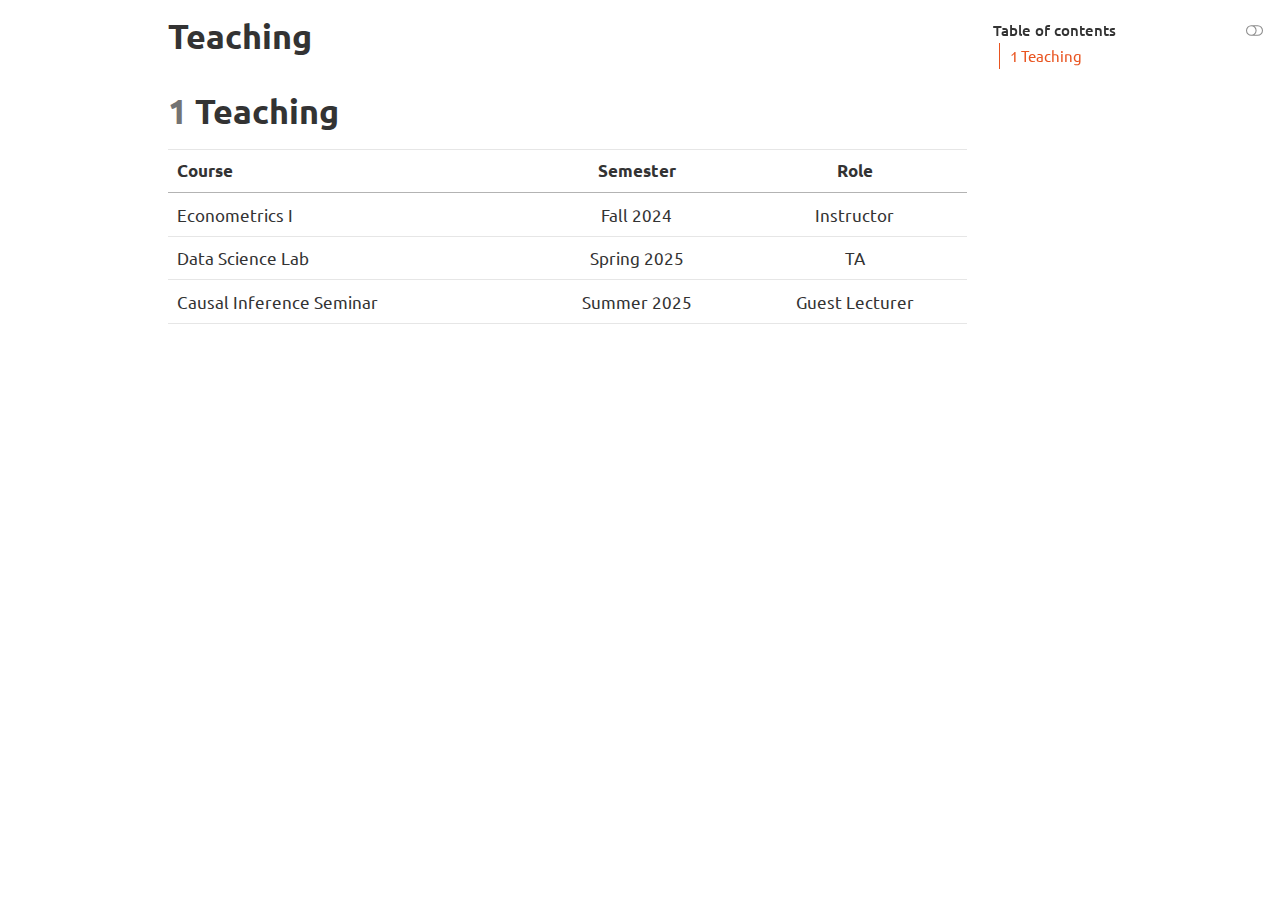
<file: teaching.html>
<!DOCTYPE html>
<html xmlns="http://www.w3.org/1999/xhtml" lang="en" xml:lang="en"><head>

<meta charset="utf-8">
<meta name="generator" content="quarto-1.4.545">

<meta name="viewport" content="width=device-width, initial-scale=1.0, user-scalable=yes">


<title>Teaching</title>
<style>
code{white-space: pre-wrap;}
span.smallcaps{font-variant: small-caps;}
div.columns{display: flex; gap: min(4vw, 1.5em);}
div.column{flex: auto; overflow-x: auto;}
div.hanging-indent{margin-left: 1.5em; text-indent: -1.5em;}
ul.task-list{list-style: none;}
ul.task-list li input[type="checkbox"] {
  width: 0.8em;
  margin: 0 0.8em 0.2em -1em; /* quarto-specific, see https://github.com/quarto-dev/quarto-cli/issues/4556 */ 
  vertical-align: middle;
}
</style>


<script src="teaching_files/libs/clipboard/clipboard.min.js"></script>
<script src="teaching_files/libs/quarto-html/quarto.js"></script>
<script src="teaching_files/libs/quarto-html/popper.min.js"></script>
<script src="teaching_files/libs/quarto-html/tippy.umd.min.js"></script>
<script src="teaching_files/libs/quarto-html/anchor.min.js"></script>
<link href="teaching_files/libs/quarto-html/tippy.css" rel="stylesheet">
<link href="teaching_files/libs/quarto-html/quarto-syntax-highlighting.css" rel="stylesheet" class="quarto-color-scheme" id="quarto-text-highlighting-styles">
<link href="teaching_files/libs/quarto-html/quarto-syntax-highlighting-dark.css" rel="prefetch" class="quarto-color-scheme quarto-color-alternate" id="quarto-text-highlighting-styles">
<script src="teaching_files/libs/bootstrap/bootstrap.min.js"></script>
<link href="teaching_files/libs/bootstrap/bootstrap-icons.css" rel="stylesheet">
<link href="teaching_files/libs/bootstrap/bootstrap.min.css" rel="stylesheet" class="quarto-color-scheme" id="quarto-bootstrap" data-mode="light">
<link href="teaching_files/libs/bootstrap/bootstrap-dark.min.css" rel="prefetch" class="quarto-color-scheme quarto-color-alternate" id="quarto-bootstrap" data-mode="dark">


<link rel="stylesheet" href="styles.scss">
</head>

<body>

<div id="quarto-content" class="page-columns page-rows-contents page-layout-article">
<div id="quarto-margin-sidebar" class="sidebar margin-sidebar">
  <nav id="TOC" role="doc-toc" class="toc-active">
    <h2 id="toc-title">Table of contents</h2>
   
  <ul class="collapse">
  <li><a href="#teaching" id="toc-teaching" class="nav-link active" data-scroll-target="#teaching"><span class="header-section-number">1</span> Teaching</a></li>
  </ul>
</nav>
</div>
<main class="content" id="quarto-document-content">

<header id="title-block-header" class="quarto-title-block default">
<div class="quarto-title">
<h1 class="title">Teaching</h1>
</div>



<div class="quarto-title-meta">

    
  
    
  </div>
  


</header>


<section id="teaching" class="level1" data-number="1">
<h1 data-number="1"><span class="header-section-number">1</span> Teaching</h1>
<table class="table">
<thead>
<tr class="header">
<th style="text-align: left;">Course</th>
<th style="text-align: center;">Semester</th>
<th style="text-align: center;">Role</th>
</tr>
</thead>
<tbody>
<tr class="odd">
<td style="text-align: left;">Econometrics I</td>
<td style="text-align: center;">Fall 2024</td>
<td style="text-align: center;">Instructor</td>
</tr>
<tr class="even">
<td style="text-align: left;">Data Science Lab</td>
<td style="text-align: center;">Spring 2025</td>
<td style="text-align: center;">TA</td>
</tr>
<tr class="odd">
<td style="text-align: left;">Causal Inference Seminar</td>
<td style="text-align: center;">Summer 2025</td>
<td style="text-align: center;">Guest Lecturer</td>
</tr>
</tbody>
</table>
</section>

</main>
<!-- /main column -->
<script id="quarto-html-after-body" type="application/javascript">
window.document.addEventListener("DOMContentLoaded", function (event) {
  const toggleBodyColorMode = (bsSheetEl) => {
    const mode = bsSheetEl.getAttribute("data-mode");
    const bodyEl = window.document.querySelector("body");
    if (mode === "dark") {
      bodyEl.classList.add("quarto-dark");
      bodyEl.classList.remove("quarto-light");
    } else {
      bodyEl.classList.add("quarto-light");
      bodyEl.classList.remove("quarto-dark");
    }
  }
  const toggleBodyColorPrimary = () => {
    const bsSheetEl = window.document.querySelector("link#quarto-bootstrap");
    if (bsSheetEl) {
      toggleBodyColorMode(bsSheetEl);
    }
  }
  toggleBodyColorPrimary();  
  const disableStylesheet = (stylesheets) => {
    for (let i=0; i < stylesheets.length; i++) {
      const stylesheet = stylesheets[i];
      stylesheet.rel = 'prefetch';
    }
  }
  const enableStylesheet = (stylesheets) => {
    for (let i=0; i < stylesheets.length; i++) {
      const stylesheet = stylesheets[i];
      stylesheet.rel = 'stylesheet';
    }
  }
  const manageTransitions = (selector, allowTransitions) => {
    const els = window.document.querySelectorAll(selector);
    for (let i=0; i < els.length; i++) {
      const el = els[i];
      if (allowTransitions) {
        el.classList.remove('notransition');
      } else {
        el.classList.add('notransition');
      }
    }
  }
  const toggleGiscusIfUsed = (isAlternate, darkModeDefault) => {
    const baseTheme = document.querySelector('#giscus-base-theme')?.value ?? 'light';
    const alternateTheme = document.querySelector('#giscus-alt-theme')?.value ?? 'dark';
    let newTheme = '';
    if(darkModeDefault) {
      newTheme = isAlternate ? baseTheme : alternateTheme;
    } else {
      newTheme = isAlternate ? alternateTheme : baseTheme;
    }
    const changeGiscusTheme = () => {
      // From: https://github.com/giscus/giscus/issues/336
      const sendMessage = (message) => {
        const iframe = document.querySelector('iframe.giscus-frame');
        if (!iframe) return;
        iframe.contentWindow.postMessage({ giscus: message }, 'https://giscus.app');
      }
      sendMessage({
        setConfig: {
          theme: newTheme
        }
      });
    }
    const isGiscussLoaded = window.document.querySelector('iframe.giscus-frame') !== null;
    if (isGiscussLoaded) {
      changeGiscusTheme();
    }
  }
  const toggleColorMode = (alternate) => {
    // Switch the stylesheets
    const alternateStylesheets = window.document.querySelectorAll('link.quarto-color-scheme.quarto-color-alternate');
    manageTransitions('#quarto-margin-sidebar .nav-link', false);
    if (alternate) {
      enableStylesheet(alternateStylesheets);
      for (const sheetNode of alternateStylesheets) {
        if (sheetNode.id === "quarto-bootstrap") {
          toggleBodyColorMode(sheetNode);
        }
      }
    } else {
      disableStylesheet(alternateStylesheets);
      toggleBodyColorPrimary();
    }
    manageTransitions('#quarto-margin-sidebar .nav-link', true);
    // Switch the toggles
    const toggles = window.document.querySelectorAll('.quarto-color-scheme-toggle');
    for (let i=0; i < toggles.length; i++) {
      const toggle = toggles[i];
      if (toggle) {
        if (alternate) {
          toggle.classList.add("alternate");     
        } else {
          toggle.classList.remove("alternate");
        }
      }
    }
    // Hack to workaround the fact that safari doesn't
    // properly recolor the scrollbar when toggling (#1455)
    if (navigator.userAgent.indexOf('Safari') > 0 && navigator.userAgent.indexOf('Chrome') == -1) {
      manageTransitions("body", false);
      window.scrollTo(0, 1);
      setTimeout(() => {
        window.scrollTo(0, 0);
        manageTransitions("body", true);
      }, 40);  
    }
  }
  const isFileUrl = () => { 
    return window.location.protocol === 'file:';
  }
  const hasAlternateSentinel = () => {  
    let styleSentinel = getColorSchemeSentinel();
    if (styleSentinel !== null) {
      return styleSentinel === "alternate";
    } else {
      return false;
    }
  }
  const setStyleSentinel = (alternate) => {
    const value = alternate ? "alternate" : "default";
    if (!isFileUrl()) {
      window.localStorage.setItem("quarto-color-scheme", value);
    } else {
      localAlternateSentinel = value;
    }
  }
  const getColorSchemeSentinel = () => {
    if (!isFileUrl()) {
      const storageValue = window.localStorage.getItem("quarto-color-scheme");
      return storageValue != null ? storageValue : localAlternateSentinel;
    } else {
      return localAlternateSentinel;
    }
  }
  const darkModeDefault = false;
  let localAlternateSentinel = darkModeDefault ? 'alternate' : 'default';
  // Dark / light mode switch
  window.quartoToggleColorScheme = () => {
    // Read the current dark / light value 
    let toAlternate = !hasAlternateSentinel();
    toggleColorMode(toAlternate);
    setStyleSentinel(toAlternate);
    toggleGiscusIfUsed(toAlternate, darkModeDefault);
  };
  // Ensure there is a toggle, if there isn't float one in the top right
  if (window.document.querySelector('.quarto-color-scheme-toggle') === null) {
    const a = window.document.createElement('a');
    a.classList.add('top-right');
    a.classList.add('quarto-color-scheme-toggle');
    a.href = "";
    a.onclick = function() { try { window.quartoToggleColorScheme(); } catch {} return false; };
    const i = window.document.createElement("i");
    i.classList.add('bi');
    a.appendChild(i);
    window.document.body.appendChild(a);
  }
  // Switch to dark mode if need be
  if (hasAlternateSentinel()) {
    toggleColorMode(true);
  } else {
    toggleColorMode(false);
  }
  const icon = "";
  const anchorJS = new window.AnchorJS();
  anchorJS.options = {
    placement: 'right',
    icon: icon
  };
  anchorJS.add('.anchored');
  const isCodeAnnotation = (el) => {
    for (const clz of el.classList) {
      if (clz.startsWith('code-annotation-')) {                     
        return true;
      }
    }
    return false;
  }
  const clipboard = new window.ClipboardJS('.code-copy-button', {
    text: function(trigger) {
      const codeEl = trigger.previousElementSibling.cloneNode(true);
      for (const childEl of codeEl.children) {
        if (isCodeAnnotation(childEl)) {
          childEl.remove();
        }
      }
      return codeEl.innerText;
    }
  });
  clipboard.on('success', function(e) {
    // button target
    const button = e.trigger;
    // don't keep focus
    button.blur();
    // flash "checked"
    button.classList.add('code-copy-button-checked');
    var currentTitle = button.getAttribute("title");
    button.setAttribute("title", "Copied!");
    let tooltip;
    if (window.bootstrap) {
      button.setAttribute("data-bs-toggle", "tooltip");
      button.setAttribute("data-bs-placement", "left");
      button.setAttribute("data-bs-title", "Copied!");
      tooltip = new bootstrap.Tooltip(button, 
        { trigger: "manual", 
          customClass: "code-copy-button-tooltip",
          offset: [0, -8]});
      tooltip.show();    
    }
    setTimeout(function() {
      if (tooltip) {
        tooltip.hide();
        button.removeAttribute("data-bs-title");
        button.removeAttribute("data-bs-toggle");
        button.removeAttribute("data-bs-placement");
      }
      button.setAttribute("title", currentTitle);
      button.classList.remove('code-copy-button-checked');
    }, 1000);
    // clear code selection
    e.clearSelection();
  });
  function tippyHover(el, contentFn, onTriggerFn, onUntriggerFn) {
    const config = {
      allowHTML: true,
      maxWidth: 500,
      delay: 100,
      arrow: false,
      appendTo: function(el) {
          return el.parentElement;
      },
      interactive: true,
      interactiveBorder: 10,
      theme: 'quarto',
      placement: 'bottom-start',
    };
    if (contentFn) {
      config.content = contentFn;
    }
    if (onTriggerFn) {
      config.onTrigger = onTriggerFn;
    }
    if (onUntriggerFn) {
      config.onUntrigger = onUntriggerFn;
    }
    window.tippy(el, config); 
  }
  const noterefs = window.document.querySelectorAll('a[role="doc-noteref"]');
  for (var i=0; i<noterefs.length; i++) {
    const ref = noterefs[i];
    tippyHover(ref, function() {
      // use id or data attribute instead here
      let href = ref.getAttribute('data-footnote-href') || ref.getAttribute('href');
      try { href = new URL(href).hash; } catch {}
      const id = href.replace(/^#\/?/, "");
      const note = window.document.getElementById(id);
      return note.innerHTML;
    });
  }
  const xrefs = window.document.querySelectorAll('a.quarto-xref');
  const processXRef = (id, note) => {
    // Strip column container classes
    const stripColumnClz = (el) => {
      el.classList.remove("page-full", "page-columns");
      if (el.children) {
        for (const child of el.children) {
          stripColumnClz(child);
        }
      }
    }
    stripColumnClz(note)
    if (id === null || id.startsWith('sec-')) {
      // Special case sections, only their first couple elements
      const container = document.createElement("div");
      if (note.children && note.children.length > 2) {
        container.appendChild(note.children[0].cloneNode(true));
        for (let i = 1; i < note.children.length; i++) {
          const child = note.children[i];
          if (child.tagName === "P" && child.innerText === "") {
            continue;
          } else {
            container.appendChild(child.cloneNode(true));
            break;
          }
        }
        if (window.Quarto?.typesetMath) {
          window.Quarto.typesetMath(container);
        }
        return container.innerHTML
      } else {
        if (window.Quarto?.typesetMath) {
          window.Quarto.typesetMath(note);
        }
        return note.innerHTML;
      }
    } else {
      // Remove any anchor links if they are present
      const anchorLink = note.querySelector('a.anchorjs-link');
      if (anchorLink) {
        anchorLink.remove();
      }
      if (window.Quarto?.typesetMath) {
        window.Quarto.typesetMath(note);
      }
      // TODO in 1.5, we should make sure this works without a callout special case
      if (note.classList.contains("callout")) {
        return note.outerHTML;
      } else {
        return note.innerHTML;
      }
    }
  }
  for (var i=0; i<xrefs.length; i++) {
    const xref = xrefs[i];
    tippyHover(xref, undefined, function(instance) {
      instance.disable();
      let url = xref.getAttribute('href');
      let hash = undefined; 
      if (url.startsWith('#')) {
        hash = url;
      } else {
        try { hash = new URL(url).hash; } catch {}
      }
      if (hash) {
        const id = hash.replace(/^#\/?/, "");
        const note = window.document.getElementById(id);
        if (note !== null) {
          try {
            const html = processXRef(id, note.cloneNode(true));
            instance.setContent(html);
          } finally {
            instance.enable();
            instance.show();
          }
        } else {
          // See if we can fetch this
          fetch(url.split('#')[0])
          .then(res => res.text())
          .then(html => {
            const parser = new DOMParser();
            const htmlDoc = parser.parseFromString(html, "text/html");
            const note = htmlDoc.getElementById(id);
            if (note !== null) {
              const html = processXRef(id, note);
              instance.setContent(html);
            } 
          }).finally(() => {
            instance.enable();
            instance.show();
          });
        }
      } else {
        // See if we can fetch a full url (with no hash to target)
        // This is a special case and we should probably do some content thinning / targeting
        fetch(url)
        .then(res => res.text())
        .then(html => {
          const parser = new DOMParser();
          const htmlDoc = parser.parseFromString(html, "text/html");
          const note = htmlDoc.querySelector('main.content');
          if (note !== null) {
            // This should only happen for chapter cross references
            // (since there is no id in the URL)
            // remove the first header
            if (note.children.length > 0 && note.children[0].tagName === "HEADER") {
              note.children[0].remove();
            }
            const html = processXRef(null, note);
            instance.setContent(html);
          } 
        }).finally(() => {
          instance.enable();
          instance.show();
        });
      }
    }, function(instance) {
    });
  }
      let selectedAnnoteEl;
      const selectorForAnnotation = ( cell, annotation) => {
        let cellAttr = 'data-code-cell="' + cell + '"';
        let lineAttr = 'data-code-annotation="' +  annotation + '"';
        const selector = 'span[' + cellAttr + '][' + lineAttr + ']';
        return selector;
      }
      const selectCodeLines = (annoteEl) => {
        const doc = window.document;
        const targetCell = annoteEl.getAttribute("data-target-cell");
        const targetAnnotation = annoteEl.getAttribute("data-target-annotation");
        const annoteSpan = window.document.querySelector(selectorForAnnotation(targetCell, targetAnnotation));
        const lines = annoteSpan.getAttribute("data-code-lines").split(",");
        const lineIds = lines.map((line) => {
          return targetCell + "-" + line;
        })
        let top = null;
        let height = null;
        let parent = null;
        if (lineIds.length > 0) {
            //compute the position of the single el (top and bottom and make a div)
            const el = window.document.getElementById(lineIds[0]);
            top = el.offsetTop;
            height = el.offsetHeight;
            parent = el.parentElement.parentElement;
          if (lineIds.length > 1) {
            const lastEl = window.document.getElementById(lineIds[lineIds.length - 1]);
            const bottom = lastEl.offsetTop + lastEl.offsetHeight;
            height = bottom - top;
          }
          if (top !== null && height !== null && parent !== null) {
            // cook up a div (if necessary) and position it 
            let div = window.document.getElementById("code-annotation-line-highlight");
            if (div === null) {
              div = window.document.createElement("div");
              div.setAttribute("id", "code-annotation-line-highlight");
              div.style.position = 'absolute';
              parent.appendChild(div);
            }
            div.style.top = top - 2 + "px";
            div.style.height = height + 4 + "px";
            div.style.left = 0;
            let gutterDiv = window.document.getElementById("code-annotation-line-highlight-gutter");
            if (gutterDiv === null) {
              gutterDiv = window.document.createElement("div");
              gutterDiv.setAttribute("id", "code-annotation-line-highlight-gutter");
              gutterDiv.style.position = 'absolute';
              const codeCell = window.document.getElementById(targetCell);
              const gutter = codeCell.querySelector('.code-annotation-gutter');
              gutter.appendChild(gutterDiv);
            }
            gutterDiv.style.top = top - 2 + "px";
            gutterDiv.style.height = height + 4 + "px";
          }
          selectedAnnoteEl = annoteEl;
        }
      };
      const unselectCodeLines = () => {
        const elementsIds = ["code-annotation-line-highlight", "code-annotation-line-highlight-gutter"];
        elementsIds.forEach((elId) => {
          const div = window.document.getElementById(elId);
          if (div) {
            div.remove();
          }
        });
        selectedAnnoteEl = undefined;
      };
        // Handle positioning of the toggle
    window.addEventListener(
      "resize",
      throttle(() => {
        elRect = undefined;
        if (selectedAnnoteEl) {
          selectCodeLines(selectedAnnoteEl);
        }
      }, 10)
    );
    function throttle(fn, ms) {
    let throttle = false;
    let timer;
      return (...args) => {
        if(!throttle) { // first call gets through
            fn.apply(this, args);
            throttle = true;
        } else { // all the others get throttled
            if(timer) clearTimeout(timer); // cancel #2
            timer = setTimeout(() => {
              fn.apply(this, args);
              timer = throttle = false;
            }, ms);
        }
      };
    }
      // Attach click handler to the DT
      const annoteDls = window.document.querySelectorAll('dt[data-target-cell]');
      for (const annoteDlNode of annoteDls) {
        annoteDlNode.addEventListener('click', (event) => {
          const clickedEl = event.target;
          if (clickedEl !== selectedAnnoteEl) {
            unselectCodeLines();
            const activeEl = window.document.querySelector('dt[data-target-cell].code-annotation-active');
            if (activeEl) {
              activeEl.classList.remove('code-annotation-active');
            }
            selectCodeLines(clickedEl);
            clickedEl.classList.add('code-annotation-active');
          } else {
            // Unselect the line
            unselectCodeLines();
            clickedEl.classList.remove('code-annotation-active');
          }
        });
      }
  const findCites = (el) => {
    const parentEl = el.parentElement;
    if (parentEl) {
      const cites = parentEl.dataset.cites;
      if (cites) {
        return {
          el,
          cites: cites.split(' ')
        };
      } else {
        return findCites(el.parentElement)
      }
    } else {
      return undefined;
    }
  };
  var bibliorefs = window.document.querySelectorAll('a[role="doc-biblioref"]');
  for (var i=0; i<bibliorefs.length; i++) {
    const ref = bibliorefs[i];
    const citeInfo = findCites(ref);
    if (citeInfo) {
      tippyHover(citeInfo.el, function() {
        var popup = window.document.createElement('div');
        citeInfo.cites.forEach(function(cite) {
          var citeDiv = window.document.createElement('div');
          citeDiv.classList.add('hanging-indent');
          citeDiv.classList.add('csl-entry');
          var biblioDiv = window.document.getElementById('ref-' + cite);
          if (biblioDiv) {
            citeDiv.innerHTML = biblioDiv.innerHTML;
          }
          popup.appendChild(citeDiv);
        });
        return popup.innerHTML;
      });
    }
  }
});
</script>
</div> <!-- /content -->




</body></html>
</file>
<file: contact_files/libs/quarto-html/tippy.css>
.tippy-box[data-animation=fade][data-state=hidden]{opacity:0}[data-tippy-root]{max-width:calc(100vw - 10px)}.tippy-box{position:relative;background-color:#333;color:#fff;border-radius:4px;font-size:14px;line-height:1.4;white-space:normal;outline:0;transition-property:transform,visibility,opacity}.tippy-box[data-placement^=top]>.tippy-arrow{bottom:0}.tippy-box[data-placement^=top]>.tippy-arrow:before{bottom:-7px;left:0;border-width:8px 8px 0;border-top-color:initial;transform-origin:center top}.tippy-box[data-placement^=bottom]>.tippy-arrow{top:0}.tippy-box[data-placement^=bottom]>.tippy-arrow:before{top:-7px;left:0;border-width:0 8px 8px;border-bottom-color:initial;transform-origin:center bottom}.tippy-box[data-placement^=left]>.tippy-arrow{right:0}.tippy-box[data-placement^=left]>.tippy-arrow:before{border-width:8px 0 8px 8px;border-left-color:initial;right:-7px;transform-origin:center left}.tippy-box[data-placement^=right]>.tippy-arrow{left:0}.tippy-box[data-placement^=right]>.tippy-arrow:before{left:-7px;border-width:8px 8px 8px 0;border-right-color:initial;transform-origin:center right}.tippy-box[data-inertia][data-state=visible]{transition-timing-function:cubic-bezier(.54,1.5,.38,1.11)}.tippy-arrow{width:16px;height:16px;color:#333}.tippy-arrow:before{content:"";position:absolute;border-color:transparent;border-style:solid}.tippy-content{position:relative;padding:5px 9px;z-index:1}
</file>
<file: contact_files/libs/quarto-html/quarto-syntax-highlighting.css>
/* quarto syntax highlight colors */
:root {
  --quarto-hl-ot-color: #003B4F;
  --quarto-hl-at-color: #657422;
  --quarto-hl-ss-color: #20794D;
  --quarto-hl-an-color: #5E5E5E;
  --quarto-hl-fu-color: #4758AB;
  --quarto-hl-st-color: #20794D;
  --quarto-hl-cf-color: #003B4F;
  --quarto-hl-op-color: #5E5E5E;
  --quarto-hl-er-color: #AD0000;
  --quarto-hl-bn-color: #AD0000;
  --quarto-hl-al-color: #AD0000;
  --quarto-hl-va-color: #111111;
  --quarto-hl-bu-color: inherit;
  --quarto-hl-ex-color: inherit;
  --quarto-hl-pp-color: #AD0000;
  --quarto-hl-in-color: #5E5E5E;
  --quarto-hl-vs-color: #20794D;
  --quarto-hl-wa-color: #5E5E5E;
  --quarto-hl-do-color: #5E5E5E;
  --quarto-hl-im-color: #00769E;
  --quarto-hl-ch-color: #20794D;
  --quarto-hl-dt-color: #AD0000;
  --quarto-hl-fl-color: #AD0000;
  --quarto-hl-co-color: #5E5E5E;
  --quarto-hl-cv-color: #5E5E5E;
  --quarto-hl-cn-color: #8f5902;
  --quarto-hl-sc-color: #5E5E5E;
  --quarto-hl-dv-color: #AD0000;
  --quarto-hl-kw-color: #003B4F;
}

/* other quarto variables */
:root {
  --quarto-font-monospace: SFMono-Regular, Menlo, Monaco, Consolas, "Liberation Mono", "Courier New", monospace;
}

pre > code.sourceCode > span {
  color: #003B4F;
}

code span {
  color: #003B4F;
}

code.sourceCode > span {
  color: #003B4F;
}

div.sourceCode,
div.sourceCode pre.sourceCode {
  color: #003B4F;
}

code span.ot {
  color: #003B4F;
  font-style: inherit;
}

code span.at {
  color: #657422;
  font-style: inherit;
}

code span.ss {
  color: #20794D;
  font-style: inherit;
}

code span.an {
  color: #5E5E5E;
  font-style: inherit;
}

code span.fu {
  color: #4758AB;
  font-style: inherit;
}

code span.st {
  color: #20794D;
  font-style: inherit;
}

code span.cf {
  color: #003B4F;
  font-style: inherit;
}

code span.op {
  color: #5E5E5E;
  font-style: inherit;
}

code span.er {
  color: #AD0000;
  font-style: inherit;
}

code span.bn {
  color: #AD0000;
  font-style: inherit;
}

code span.al {
  color: #AD0000;
  font-style: inherit;
}

code span.va {
  color: #111111;
  font-style: inherit;
}

code span.bu {
  font-style: inherit;
}

code span.ex {
  font-style: inherit;
}

code span.pp {
  color: #AD0000;
  font-style: inherit;
}

code span.in {
  color: #5E5E5E;
  font-style: inherit;
}

code span.vs {
  color: #20794D;
  font-style: inherit;
}

code span.wa {
  color: #5E5E5E;
  font-style: italic;
}

code span.do {
  color: #5E5E5E;
  font-style: italic;
}

code span.im {
  color: #00769E;
  font-style: inherit;
}

code span.ch {
  color: #20794D;
  font-style: inherit;
}

code span.dt {
  color: #AD0000;
  font-style: inherit;
}

code span.fl {
  color: #AD0000;
  font-style: inherit;
}

code span.co {
  color: #5E5E5E;
  font-style: inherit;
}

code span.cv {
  color: #5E5E5E;
  font-style: italic;
}

code span.cn {
  color: #8f5902;
  font-style: inherit;
}

code span.sc {
  color: #5E5E5E;
  font-style: inherit;
}

code span.dv {
  color: #AD0000;
  font-style: inherit;
}

code span.kw {
  color: #003B4F;
  font-style: inherit;
}

.prevent-inlining {
  content: "</";
}

/*# sourceMappingURL=debc5d5d77c3f9108843748ff7464032.css.map */
</file>
<file: contact_files/libs/quarto-html/quarto-syntax-highlighting-dark.css>
/* quarto syntax highlight colors */
:root {
  --quarto-hl-al-color: #f07178;
  --quarto-hl-an-color: #d4d0ab;
  --quarto-hl-at-color: #00e0e0;
  --quarto-hl-bn-color: #d4d0ab;
  --quarto-hl-bu-color: #abe338;
  --quarto-hl-ch-color: #abe338;
  --quarto-hl-co-color: #f8f8f2;
  --quarto-hl-cv-color: #ffd700;
  --quarto-hl-cn-color: #ffd700;
  --quarto-hl-cf-color: #ffa07a;
  --quarto-hl-dt-color: #ffa07a;
  --quarto-hl-dv-color: #d4d0ab;
  --quarto-hl-do-color: #f8f8f2;
  --quarto-hl-er-color: #f07178;
  --quarto-hl-ex-color: #00e0e0;
  --quarto-hl-fl-color: #d4d0ab;
  --quarto-hl-fu-color: #ffa07a;
  --quarto-hl-im-color: #abe338;
  --quarto-hl-in-color: #d4d0ab;
  --quarto-hl-kw-color: #ffa07a;
  --quarto-hl-op-color: #ffa07a;
  --quarto-hl-ot-color: #00e0e0;
  --quarto-hl-pp-color: #dcc6e0;
  --quarto-hl-re-color: #00e0e0;
  --quarto-hl-sc-color: #abe338;
  --quarto-hl-ss-color: #abe338;
  --quarto-hl-st-color: #abe338;
  --quarto-hl-va-color: #00e0e0;
  --quarto-hl-vs-color: #abe338;
  --quarto-hl-wa-color: #dcc6e0;
}

/* other quarto variables */
:root {
  --quarto-font-monospace: SFMono-Regular, Menlo, Monaco, Consolas, "Liberation Mono", "Courier New", monospace;
}

code span.al {
  background-color: #2a0f15;
  font-weight: bold;
  color: #f07178;
}

code span.an {
  color: #d4d0ab;
}

code span.at {
  color: #00e0e0;
}

code span.bn {
  color: #d4d0ab;
}

code span.bu {
  color: #abe338;
}

code span.ch {
  color: #abe338;
}

code span.co {
  font-style: italic;
  color: #f8f8f2;
}

code span.cv {
  color: #ffd700;
}

code span.cn {
  color: #ffd700;
}

code span.cf {
  font-weight: bold;
  color: #ffa07a;
}

code span.dt {
  color: #ffa07a;
}

code span.dv {
  color: #d4d0ab;
}

code span.do {
  color: #f8f8f2;
}

code span.er {
  color: #f07178;
  text-decoration: underline;
}

code span.ex {
  font-weight: bold;
  color: #00e0e0;
}

code span.fl {
  color: #d4d0ab;
}

code span.fu {
  color: #ffa07a;
}

code span.im {
  color: #abe338;
}

code span.in {
  color: #d4d0ab;
}

code span.kw {
  font-weight: bold;
  color: #ffa07a;
}

pre > code.sourceCode > span {
  color: #f8f8f2;
}

code span {
  color: #f8f8f2;
}

code.sourceCode > span {
  color: #f8f8f2;
}

div.sourceCode,
div.sourceCode pre.sourceCode {
  color: #f8f8f2;
}

code span.op {
  color: #ffa07a;
}

code span.ot {
  color: #00e0e0;
}

code span.pp {
  color: #dcc6e0;
}

code span.re {
  background-color: #f8f8f2;
  color: #00e0e0;
}

code span.sc {
  color: #abe338;
}

code span.ss {
  color: #abe338;
}

code span.st {
  color: #abe338;
}

code span.va {
  color: #00e0e0;
}

code span.vs {
  color: #abe338;
}

code span.wa {
  color: #dcc6e0;
}

.prevent-inlining {
  content: "</";
}

/*# sourceMappingURL=935a306eefa94366c21e1a970dddb765.css.map */
</file>
<file: publications_files/libs/quarto-html/tippy.css>
.tippy-box[data-animation=fade][data-state=hidden]{opacity:0}[data-tippy-root]{max-width:calc(100vw - 10px)}.tippy-box{position:relative;background-color:#333;color:#fff;border-radius:4px;font-size:14px;line-height:1.4;white-space:normal;outline:0;transition-property:transform,visibility,opacity}.tippy-box[data-placement^=top]>.tippy-arrow{bottom:0}.tippy-box[data-placement^=top]>.tippy-arrow:before{bottom:-7px;left:0;border-width:8px 8px 0;border-top-color:initial;transform-origin:center top}.tippy-box[data-placement^=bottom]>.tippy-arrow{top:0}.tippy-box[data-placement^=bottom]>.tippy-arrow:before{top:-7px;left:0;border-width:0 8px 8px;border-bottom-color:initial;transform-origin:center bottom}.tippy-box[data-placement^=left]>.tippy-arrow{right:0}.tippy-box[data-placement^=left]>.tippy-arrow:before{border-width:8px 0 8px 8px;border-left-color:initial;right:-7px;transform-origin:center left}.tippy-box[data-placement^=right]>.tippy-arrow{left:0}.tippy-box[data-placement^=right]>.tippy-arrow:before{left:-7px;border-width:8px 8px 8px 0;border-right-color:initial;transform-origin:center right}.tippy-box[data-inertia][data-state=visible]{transition-timing-function:cubic-bezier(.54,1.5,.38,1.11)}.tippy-arrow{width:16px;height:16px;color:#333}.tippy-arrow:before{content:"";position:absolute;border-color:transparent;border-style:solid}.tippy-content{position:relative;padding:5px 9px;z-index:1}
</file>
<file: publications_files/libs/quarto-html/quarto-syntax-highlighting.css>
/* quarto syntax highlight colors */
:root {
  --quarto-hl-ot-color: #003B4F;
  --quarto-hl-at-color: #657422;
  --quarto-hl-ss-color: #20794D;
  --quarto-hl-an-color: #5E5E5E;
  --quarto-hl-fu-color: #4758AB;
  --quarto-hl-st-color: #20794D;
  --quarto-hl-cf-color: #003B4F;
  --quarto-hl-op-color: #5E5E5E;
  --quarto-hl-er-color: #AD0000;
  --quarto-hl-bn-color: #AD0000;
  --quarto-hl-al-color: #AD0000;
  --quarto-hl-va-color: #111111;
  --quarto-hl-bu-color: inherit;
  --quarto-hl-ex-color: inherit;
  --quarto-hl-pp-color: #AD0000;
  --quarto-hl-in-color: #5E5E5E;
  --quarto-hl-vs-color: #20794D;
  --quarto-hl-wa-color: #5E5E5E;
  --quarto-hl-do-color: #5E5E5E;
  --quarto-hl-im-color: #00769E;
  --quarto-hl-ch-color: #20794D;
  --quarto-hl-dt-color: #AD0000;
  --quarto-hl-fl-color: #AD0000;
  --quarto-hl-co-color: #5E5E5E;
  --quarto-hl-cv-color: #5E5E5E;
  --quarto-hl-cn-color: #8f5902;
  --quarto-hl-sc-color: #5E5E5E;
  --quarto-hl-dv-color: #AD0000;
  --quarto-hl-kw-color: #003B4F;
}

/* other quarto variables */
:root {
  --quarto-font-monospace: SFMono-Regular, Menlo, Monaco, Consolas, "Liberation Mono", "Courier New", monospace;
}

pre > code.sourceCode > span {
  color: #003B4F;
}

code span {
  color: #003B4F;
}

code.sourceCode > span {
  color: #003B4F;
}

div.sourceCode,
div.sourceCode pre.sourceCode {
  color: #003B4F;
}

code span.ot {
  color: #003B4F;
  font-style: inherit;
}

code span.at {
  color: #657422;
  font-style: inherit;
}

code span.ss {
  color: #20794D;
  font-style: inherit;
}

code span.an {
  color: #5E5E5E;
  font-style: inherit;
}

code span.fu {
  color: #4758AB;
  font-style: inherit;
}

code span.st {
  color: #20794D;
  font-style: inherit;
}

code span.cf {
  color: #003B4F;
  font-style: inherit;
}

code span.op {
  color: #5E5E5E;
  font-style: inherit;
}

code span.er {
  color: #AD0000;
  font-style: inherit;
}

code span.bn {
  color: #AD0000;
  font-style: inherit;
}

code span.al {
  color: #AD0000;
  font-style: inherit;
}

code span.va {
  color: #111111;
  font-style: inherit;
}

code span.bu {
  font-style: inherit;
}

code span.ex {
  font-style: inherit;
}

code span.pp {
  color: #AD0000;
  font-style: inherit;
}

code span.in {
  color: #5E5E5E;
  font-style: inherit;
}

code span.vs {
  color: #20794D;
  font-style: inherit;
}

code span.wa {
  color: #5E5E5E;
  font-style: italic;
}

code span.do {
  color: #5E5E5E;
  font-style: italic;
}

code span.im {
  color: #00769E;
  font-style: inherit;
}

code span.ch {
  color: #20794D;
  font-style: inherit;
}

code span.dt {
  color: #AD0000;
  font-style: inherit;
}

code span.fl {
  color: #AD0000;
  font-style: inherit;
}

code span.co {
  color: #5E5E5E;
  font-style: inherit;
}

code span.cv {
  color: #5E5E5E;
  font-style: italic;
}

code span.cn {
  color: #8f5902;
  font-style: inherit;
}

code span.sc {
  color: #5E5E5E;
  font-style: inherit;
}

code span.dv {
  color: #AD0000;
  font-style: inherit;
}

code span.kw {
  color: #003B4F;
  font-style: inherit;
}

.prevent-inlining {
  content: "</";
}

/*# sourceMappingURL=debc5d5d77c3f9108843748ff7464032.css.map */
</file>
<file: publications_files/libs/quarto-html/quarto-syntax-highlighting-dark.css>
/* quarto syntax highlight colors */
:root {
  --quarto-hl-al-color: #f07178;
  --quarto-hl-an-color: #d4d0ab;
  --quarto-hl-at-color: #00e0e0;
  --quarto-hl-bn-color: #d4d0ab;
  --quarto-hl-bu-color: #abe338;
  --quarto-hl-ch-color: #abe338;
  --quarto-hl-co-color: #f8f8f2;
  --quarto-hl-cv-color: #ffd700;
  --quarto-hl-cn-color: #ffd700;
  --quarto-hl-cf-color: #ffa07a;
  --quarto-hl-dt-color: #ffa07a;
  --quarto-hl-dv-color: #d4d0ab;
  --quarto-hl-do-color: #f8f8f2;
  --quarto-hl-er-color: #f07178;
  --quarto-hl-ex-color: #00e0e0;
  --quarto-hl-fl-color: #d4d0ab;
  --quarto-hl-fu-color: #ffa07a;
  --quarto-hl-im-color: #abe338;
  --quarto-hl-in-color: #d4d0ab;
  --quarto-hl-kw-color: #ffa07a;
  --quarto-hl-op-color: #ffa07a;
  --quarto-hl-ot-color: #00e0e0;
  --quarto-hl-pp-color: #dcc6e0;
  --quarto-hl-re-color: #00e0e0;
  --quarto-hl-sc-color: #abe338;
  --quarto-hl-ss-color: #abe338;
  --quarto-hl-st-color: #abe338;
  --quarto-hl-va-color: #00e0e0;
  --quarto-hl-vs-color: #abe338;
  --quarto-hl-wa-color: #dcc6e0;
}

/* other quarto variables */
:root {
  --quarto-font-monospace: SFMono-Regular, Menlo, Monaco, Consolas, "Liberation Mono", "Courier New", monospace;
}

code span.al {
  background-color: #2a0f15;
  font-weight: bold;
  color: #f07178;
}

code span.an {
  color: #d4d0ab;
}

code span.at {
  color: #00e0e0;
}

code span.bn {
  color: #d4d0ab;
}

code span.bu {
  color: #abe338;
}

code span.ch {
  color: #abe338;
}

code span.co {
  font-style: italic;
  color: #f8f8f2;
}

code span.cv {
  color: #ffd700;
}

code span.cn {
  color: #ffd700;
}

code span.cf {
  font-weight: bold;
  color: #ffa07a;
}

code span.dt {
  color: #ffa07a;
}

code span.dv {
  color: #d4d0ab;
}

code span.do {
  color: #f8f8f2;
}

code span.er {
  color: #f07178;
  text-decoration: underline;
}

code span.ex {
  font-weight: bold;
  color: #00e0e0;
}

code span.fl {
  color: #d4d0ab;
}

code span.fu {
  color: #ffa07a;
}

code span.im {
  color: #abe338;
}

code span.in {
  color: #d4d0ab;
}

code span.kw {
  font-weight: bold;
  color: #ffa07a;
}

pre > code.sourceCode > span {
  color: #f8f8f2;
}

code span {
  color: #f8f8f2;
}

code.sourceCode > span {
  color: #f8f8f2;
}

div.sourceCode,
div.sourceCode pre.sourceCode {
  color: #f8f8f2;
}

code span.op {
  color: #ffa07a;
}

code span.ot {
  color: #00e0e0;
}

code span.pp {
  color: #dcc6e0;
}

code span.re {
  background-color: #f8f8f2;
  color: #00e0e0;
}

code span.sc {
  color: #abe338;
}

code span.ss {
  color: #abe338;
}

code span.st {
  color: #abe338;
}

code span.va {
  color: #00e0e0;
}

code span.vs {
  color: #abe338;
}

code span.wa {
  color: #dcc6e0;
}

.prevent-inlining {
  content: "</";
}

/*# sourceMappingURL=935a306eefa94366c21e1a970dddb765.css.map */
</file>
<file: research_files/libs/quarto-html/tippy.css>
.tippy-box[data-animation=fade][data-state=hidden]{opacity:0}[data-tippy-root]{max-width:calc(100vw - 10px)}.tippy-box{position:relative;background-color:#333;color:#fff;border-radius:4px;font-size:14px;line-height:1.4;white-space:normal;outline:0;transition-property:transform,visibility,opacity}.tippy-box[data-placement^=top]>.tippy-arrow{bottom:0}.tippy-box[data-placement^=top]>.tippy-arrow:before{bottom:-7px;left:0;border-width:8px 8px 0;border-top-color:initial;transform-origin:center top}.tippy-box[data-placement^=bottom]>.tippy-arrow{top:0}.tippy-box[data-placement^=bottom]>.tippy-arrow:before{top:-7px;left:0;border-width:0 8px 8px;border-bottom-color:initial;transform-origin:center bottom}.tippy-box[data-placement^=left]>.tippy-arrow{right:0}.tippy-box[data-placement^=left]>.tippy-arrow:before{border-width:8px 0 8px 8px;border-left-color:initial;right:-7px;transform-origin:center left}.tippy-box[data-placement^=right]>.tippy-arrow{left:0}.tippy-box[data-placement^=right]>.tippy-arrow:before{left:-7px;border-width:8px 8px 8px 0;border-right-color:initial;transform-origin:center right}.tippy-box[data-inertia][data-state=visible]{transition-timing-function:cubic-bezier(.54,1.5,.38,1.11)}.tippy-arrow{width:16px;height:16px;color:#333}.tippy-arrow:before{content:"";position:absolute;border-color:transparent;border-style:solid}.tippy-content{position:relative;padding:5px 9px;z-index:1}
</file>
<file: research_files/libs/quarto-html/quarto-syntax-highlighting.css>
/* quarto syntax highlight colors */
:root {
  --quarto-hl-ot-color: #003B4F;
  --quarto-hl-at-color: #657422;
  --quarto-hl-ss-color: #20794D;
  --quarto-hl-an-color: #5E5E5E;
  --quarto-hl-fu-color: #4758AB;
  --quarto-hl-st-color: #20794D;
  --quarto-hl-cf-color: #003B4F;
  --quarto-hl-op-color: #5E5E5E;
  --quarto-hl-er-color: #AD0000;
  --quarto-hl-bn-color: #AD0000;
  --quarto-hl-al-color: #AD0000;
  --quarto-hl-va-color: #111111;
  --quarto-hl-bu-color: inherit;
  --quarto-hl-ex-color: inherit;
  --quarto-hl-pp-color: #AD0000;
  --quarto-hl-in-color: #5E5E5E;
  --quarto-hl-vs-color: #20794D;
  --quarto-hl-wa-color: #5E5E5E;
  --quarto-hl-do-color: #5E5E5E;
  --quarto-hl-im-color: #00769E;
  --quarto-hl-ch-color: #20794D;
  --quarto-hl-dt-color: #AD0000;
  --quarto-hl-fl-color: #AD0000;
  --quarto-hl-co-color: #5E5E5E;
  --quarto-hl-cv-color: #5E5E5E;
  --quarto-hl-cn-color: #8f5902;
  --quarto-hl-sc-color: #5E5E5E;
  --quarto-hl-dv-color: #AD0000;
  --quarto-hl-kw-color: #003B4F;
}

/* other quarto variables */
:root {
  --quarto-font-monospace: SFMono-Regular, Menlo, Monaco, Consolas, "Liberation Mono", "Courier New", monospace;
}

pre > code.sourceCode > span {
  color: #003B4F;
}

code span {
  color: #003B4F;
}

code.sourceCode > span {
  color: #003B4F;
}

div.sourceCode,
div.sourceCode pre.sourceCode {
  color: #003B4F;
}

code span.ot {
  color: #003B4F;
  font-style: inherit;
}

code span.at {
  color: #657422;
  font-style: inherit;
}

code span.ss {
  color: #20794D;
  font-style: inherit;
}

code span.an {
  color: #5E5E5E;
  font-style: inherit;
}

code span.fu {
  color: #4758AB;
  font-style: inherit;
}

code span.st {
  color: #20794D;
  font-style: inherit;
}

code span.cf {
  color: #003B4F;
  font-style: inherit;
}

code span.op {
  color: #5E5E5E;
  font-style: inherit;
}

code span.er {
  color: #AD0000;
  font-style: inherit;
}

code span.bn {
  color: #AD0000;
  font-style: inherit;
}

code span.al {
  color: #AD0000;
  font-style: inherit;
}

code span.va {
  color: #111111;
  font-style: inherit;
}

code span.bu {
  font-style: inherit;
}

code span.ex {
  font-style: inherit;
}

code span.pp {
  color: #AD0000;
  font-style: inherit;
}

code span.in {
  color: #5E5E5E;
  font-style: inherit;
}

code span.vs {
  color: #20794D;
  font-style: inherit;
}

code span.wa {
  color: #5E5E5E;
  font-style: italic;
}

code span.do {
  color: #5E5E5E;
  font-style: italic;
}

code span.im {
  color: #00769E;
  font-style: inherit;
}

code span.ch {
  color: #20794D;
  font-style: inherit;
}

code span.dt {
  color: #AD0000;
  font-style: inherit;
}

code span.fl {
  color: #AD0000;
  font-style: inherit;
}

code span.co {
  color: #5E5E5E;
  font-style: inherit;
}

code span.cv {
  color: #5E5E5E;
  font-style: italic;
}

code span.cn {
  color: #8f5902;
  font-style: inherit;
}

code span.sc {
  color: #5E5E5E;
  font-style: inherit;
}

code span.dv {
  color: #AD0000;
  font-style: inherit;
}

code span.kw {
  color: #003B4F;
  font-style: inherit;
}

.prevent-inlining {
  content: "</";
}

/*# sourceMappingURL=debc5d5d77c3f9108843748ff7464032.css.map */
</file>
<file: research_files/libs/quarto-html/quarto-syntax-highlighting-dark.css>
/* quarto syntax highlight colors */
:root {
  --quarto-hl-al-color: #f07178;
  --quarto-hl-an-color: #d4d0ab;
  --quarto-hl-at-color: #00e0e0;
  --quarto-hl-bn-color: #d4d0ab;
  --quarto-hl-bu-color: #abe338;
  --quarto-hl-ch-color: #abe338;
  --quarto-hl-co-color: #f8f8f2;
  --quarto-hl-cv-color: #ffd700;
  --quarto-hl-cn-color: #ffd700;
  --quarto-hl-cf-color: #ffa07a;
  --quarto-hl-dt-color: #ffa07a;
  --quarto-hl-dv-color: #d4d0ab;
  --quarto-hl-do-color: #f8f8f2;
  --quarto-hl-er-color: #f07178;
  --quarto-hl-ex-color: #00e0e0;
  --quarto-hl-fl-color: #d4d0ab;
  --quarto-hl-fu-color: #ffa07a;
  --quarto-hl-im-color: #abe338;
  --quarto-hl-in-color: #d4d0ab;
  --quarto-hl-kw-color: #ffa07a;
  --quarto-hl-op-color: #ffa07a;
  --quarto-hl-ot-color: #00e0e0;
  --quarto-hl-pp-color: #dcc6e0;
  --quarto-hl-re-color: #00e0e0;
  --quarto-hl-sc-color: #abe338;
  --quarto-hl-ss-color: #abe338;
  --quarto-hl-st-color: #abe338;
  --quarto-hl-va-color: #00e0e0;
  --quarto-hl-vs-color: #abe338;
  --quarto-hl-wa-color: #dcc6e0;
}

/* other quarto variables */
:root {
  --quarto-font-monospace: SFMono-Regular, Menlo, Monaco, Consolas, "Liberation Mono", "Courier New", monospace;
}

code span.al {
  background-color: #2a0f15;
  font-weight: bold;
  color: #f07178;
}

code span.an {
  color: #d4d0ab;
}

code span.at {
  color: #00e0e0;
}

code span.bn {
  color: #d4d0ab;
}

code span.bu {
  color: #abe338;
}

code span.ch {
  color: #abe338;
}

code span.co {
  font-style: italic;
  color: #f8f8f2;
}

code span.cv {
  color: #ffd700;
}

code span.cn {
  color: #ffd700;
}

code span.cf {
  font-weight: bold;
  color: #ffa07a;
}

code span.dt {
  color: #ffa07a;
}

code span.dv {
  color: #d4d0ab;
}

code span.do {
  color: #f8f8f2;
}

code span.er {
  color: #f07178;
  text-decoration: underline;
}

code span.ex {
  font-weight: bold;
  color: #00e0e0;
}

code span.fl {
  color: #d4d0ab;
}

code span.fu {
  color: #ffa07a;
}

code span.im {
  color: #abe338;
}

code span.in {
  color: #d4d0ab;
}

code span.kw {
  font-weight: bold;
  color: #ffa07a;
}

pre > code.sourceCode > span {
  color: #f8f8f2;
}

code span {
  color: #f8f8f2;
}

code.sourceCode > span {
  color: #f8f8f2;
}

div.sourceCode,
div.sourceCode pre.sourceCode {
  color: #f8f8f2;
}

code span.op {
  color: #ffa07a;
}

code span.ot {
  color: #00e0e0;
}

code span.pp {
  color: #dcc6e0;
}

code span.re {
  background-color: #f8f8f2;
  color: #00e0e0;
}

code span.sc {
  color: #abe338;
}

code span.ss {
  color: #abe338;
}

code span.st {
  color: #abe338;
}

code span.va {
  color: #00e0e0;
}

code span.vs {
  color: #abe338;
}

code span.wa {
  color: #dcc6e0;
}

.prevent-inlining {
  content: "</";
}

/*# sourceMappingURL=935a306eefa94366c21e1a970dddb765.css.map */
</file>
<file: teaching_files/libs/quarto-html/tippy.css>
.tippy-box[data-animation=fade][data-state=hidden]{opacity:0}[data-tippy-root]{max-width:calc(100vw - 10px)}.tippy-box{position:relative;background-color:#333;color:#fff;border-radius:4px;font-size:14px;line-height:1.4;white-space:normal;outline:0;transition-property:transform,visibility,opacity}.tippy-box[data-placement^=top]>.tippy-arrow{bottom:0}.tippy-box[data-placement^=top]>.tippy-arrow:before{bottom:-7px;left:0;border-width:8px 8px 0;border-top-color:initial;transform-origin:center top}.tippy-box[data-placement^=bottom]>.tippy-arrow{top:0}.tippy-box[data-placement^=bottom]>.tippy-arrow:before{top:-7px;left:0;border-width:0 8px 8px;border-bottom-color:initial;transform-origin:center bottom}.tippy-box[data-placement^=left]>.tippy-arrow{right:0}.tippy-box[data-placement^=left]>.tippy-arrow:before{border-width:8px 0 8px 8px;border-left-color:initial;right:-7px;transform-origin:center left}.tippy-box[data-placement^=right]>.tippy-arrow{left:0}.tippy-box[data-placement^=right]>.tippy-arrow:before{left:-7px;border-width:8px 8px 8px 0;border-right-color:initial;transform-origin:center right}.tippy-box[data-inertia][data-state=visible]{transition-timing-function:cubic-bezier(.54,1.5,.38,1.11)}.tippy-arrow{width:16px;height:16px;color:#333}.tippy-arrow:before{content:"";position:absolute;border-color:transparent;border-style:solid}.tippy-content{position:relative;padding:5px 9px;z-index:1}
</file>
<file: teaching_files/libs/quarto-html/quarto-syntax-highlighting.css>
/* quarto syntax highlight colors */
:root {
  --quarto-hl-ot-color: #003B4F;
  --quarto-hl-at-color: #657422;
  --quarto-hl-ss-color: #20794D;
  --quarto-hl-an-color: #5E5E5E;
  --quarto-hl-fu-color: #4758AB;
  --quarto-hl-st-color: #20794D;
  --quarto-hl-cf-color: #003B4F;
  --quarto-hl-op-color: #5E5E5E;
  --quarto-hl-er-color: #AD0000;
  --quarto-hl-bn-color: #AD0000;
  --quarto-hl-al-color: #AD0000;
  --quarto-hl-va-color: #111111;
  --quarto-hl-bu-color: inherit;
  --quarto-hl-ex-color: inherit;
  --quarto-hl-pp-color: #AD0000;
  --quarto-hl-in-color: #5E5E5E;
  --quarto-hl-vs-color: #20794D;
  --quarto-hl-wa-color: #5E5E5E;
  --quarto-hl-do-color: #5E5E5E;
  --quarto-hl-im-color: #00769E;
  --quarto-hl-ch-color: #20794D;
  --quarto-hl-dt-color: #AD0000;
  --quarto-hl-fl-color: #AD0000;
  --quarto-hl-co-color: #5E5E5E;
  --quarto-hl-cv-color: #5E5E5E;
  --quarto-hl-cn-color: #8f5902;
  --quarto-hl-sc-color: #5E5E5E;
  --quarto-hl-dv-color: #AD0000;
  --quarto-hl-kw-color: #003B4F;
}

/* other quarto variables */
:root {
  --quarto-font-monospace: SFMono-Regular, Menlo, Monaco, Consolas, "Liberation Mono", "Courier New", monospace;
}

pre > code.sourceCode > span {
  color: #003B4F;
}

code span {
  color: #003B4F;
}

code.sourceCode > span {
  color: #003B4F;
}

div.sourceCode,
div.sourceCode pre.sourceCode {
  color: #003B4F;
}

code span.ot {
  color: #003B4F;
  font-style: inherit;
}

code span.at {
  color: #657422;
  font-style: inherit;
}

code span.ss {
  color: #20794D;
  font-style: inherit;
}

code span.an {
  color: #5E5E5E;
  font-style: inherit;
}

code span.fu {
  color: #4758AB;
  font-style: inherit;
}

code span.st {
  color: #20794D;
  font-style: inherit;
}

code span.cf {
  color: #003B4F;
  font-style: inherit;
}

code span.op {
  color: #5E5E5E;
  font-style: inherit;
}

code span.er {
  color: #AD0000;
  font-style: inherit;
}

code span.bn {
  color: #AD0000;
  font-style: inherit;
}

code span.al {
  color: #AD0000;
  font-style: inherit;
}

code span.va {
  color: #111111;
  font-style: inherit;
}

code span.bu {
  font-style: inherit;
}

code span.ex {
  font-style: inherit;
}

code span.pp {
  color: #AD0000;
  font-style: inherit;
}

code span.in {
  color: #5E5E5E;
  font-style: inherit;
}

code span.vs {
  color: #20794D;
  font-style: inherit;
}

code span.wa {
  color: #5E5E5E;
  font-style: italic;
}

code span.do {
  color: #5E5E5E;
  font-style: italic;
}

code span.im {
  color: #00769E;
  font-style: inherit;
}

code span.ch {
  color: #20794D;
  font-style: inherit;
}

code span.dt {
  color: #AD0000;
  font-style: inherit;
}

code span.fl {
  color: #AD0000;
  font-style: inherit;
}

code span.co {
  color: #5E5E5E;
  font-style: inherit;
}

code span.cv {
  color: #5E5E5E;
  font-style: italic;
}

code span.cn {
  color: #8f5902;
  font-style: inherit;
}

code span.sc {
  color: #5E5E5E;
  font-style: inherit;
}

code span.dv {
  color: #AD0000;
  font-style: inherit;
}

code span.kw {
  color: #003B4F;
  font-style: inherit;
}

.prevent-inlining {
  content: "</";
}

/*# sourceMappingURL=debc5d5d77c3f9108843748ff7464032.css.map */
</file>
<file: teaching_files/libs/quarto-html/quarto-syntax-highlighting-dark.css>
/* quarto syntax highlight colors */
:root {
  --quarto-hl-al-color: #f07178;
  --quarto-hl-an-color: #d4d0ab;
  --quarto-hl-at-color: #00e0e0;
  --quarto-hl-bn-color: #d4d0ab;
  --quarto-hl-bu-color: #abe338;
  --quarto-hl-ch-color: #abe338;
  --quarto-hl-co-color: #f8f8f2;
  --quarto-hl-cv-color: #ffd700;
  --quarto-hl-cn-color: #ffd700;
  --quarto-hl-cf-color: #ffa07a;
  --quarto-hl-dt-color: #ffa07a;
  --quarto-hl-dv-color: #d4d0ab;
  --quarto-hl-do-color: #f8f8f2;
  --quarto-hl-er-color: #f07178;
  --quarto-hl-ex-color: #00e0e0;
  --quarto-hl-fl-color: #d4d0ab;
  --quarto-hl-fu-color: #ffa07a;
  --quarto-hl-im-color: #abe338;
  --quarto-hl-in-color: #d4d0ab;
  --quarto-hl-kw-color: #ffa07a;
  --quarto-hl-op-color: #ffa07a;
  --quarto-hl-ot-color: #00e0e0;
  --quarto-hl-pp-color: #dcc6e0;
  --quarto-hl-re-color: #00e0e0;
  --quarto-hl-sc-color: #abe338;
  --quarto-hl-ss-color: #abe338;
  --quarto-hl-st-color: #abe338;
  --quarto-hl-va-color: #00e0e0;
  --quarto-hl-vs-color: #abe338;
  --quarto-hl-wa-color: #dcc6e0;
}

/* other quarto variables */
:root {
  --quarto-font-monospace: SFMono-Regular, Menlo, Monaco, Consolas, "Liberation Mono", "Courier New", monospace;
}

code span.al {
  background-color: #2a0f15;
  font-weight: bold;
  color: #f07178;
}

code span.an {
  color: #d4d0ab;
}

code span.at {
  color: #00e0e0;
}

code span.bn {
  color: #d4d0ab;
}

code span.bu {
  color: #abe338;
}

code span.ch {
  color: #abe338;
}

code span.co {
  font-style: italic;
  color: #f8f8f2;
}

code span.cv {
  color: #ffd700;
}

code span.cn {
  color: #ffd700;
}

code span.cf {
  font-weight: bold;
  color: #ffa07a;
}

code span.dt {
  color: #ffa07a;
}

code span.dv {
  color: #d4d0ab;
}

code span.do {
  color: #f8f8f2;
}

code span.er {
  color: #f07178;
  text-decoration: underline;
}

code span.ex {
  font-weight: bold;
  color: #00e0e0;
}

code span.fl {
  color: #d4d0ab;
}

code span.fu {
  color: #ffa07a;
}

code span.im {
  color: #abe338;
}

code span.in {
  color: #d4d0ab;
}

code span.kw {
  font-weight: bold;
  color: #ffa07a;
}

pre > code.sourceCode > span {
  color: #f8f8f2;
}

code span {
  color: #f8f8f2;
}

code.sourceCode > span {
  color: #f8f8f2;
}

div.sourceCode,
div.sourceCode pre.sourceCode {
  color: #f8f8f2;
}

code span.op {
  color: #ffa07a;
}

code span.ot {
  color: #00e0e0;
}

code span.pp {
  color: #dcc6e0;
}

code span.re {
  background-color: #f8f8f2;
  color: #00e0e0;
}

code span.sc {
  color: #abe338;
}

code span.ss {
  color: #abe338;
}

code span.st {
  color: #abe338;
}

code span.va {
  color: #00e0e0;
}

code span.vs {
  color: #abe338;
}

code span.wa {
  color: #dcc6e0;
}

.prevent-inlining {
  content: "</";
}

/*# sourceMappingURL=935a306eefa94366c21e1a970dddb765.css.map */
</file>
